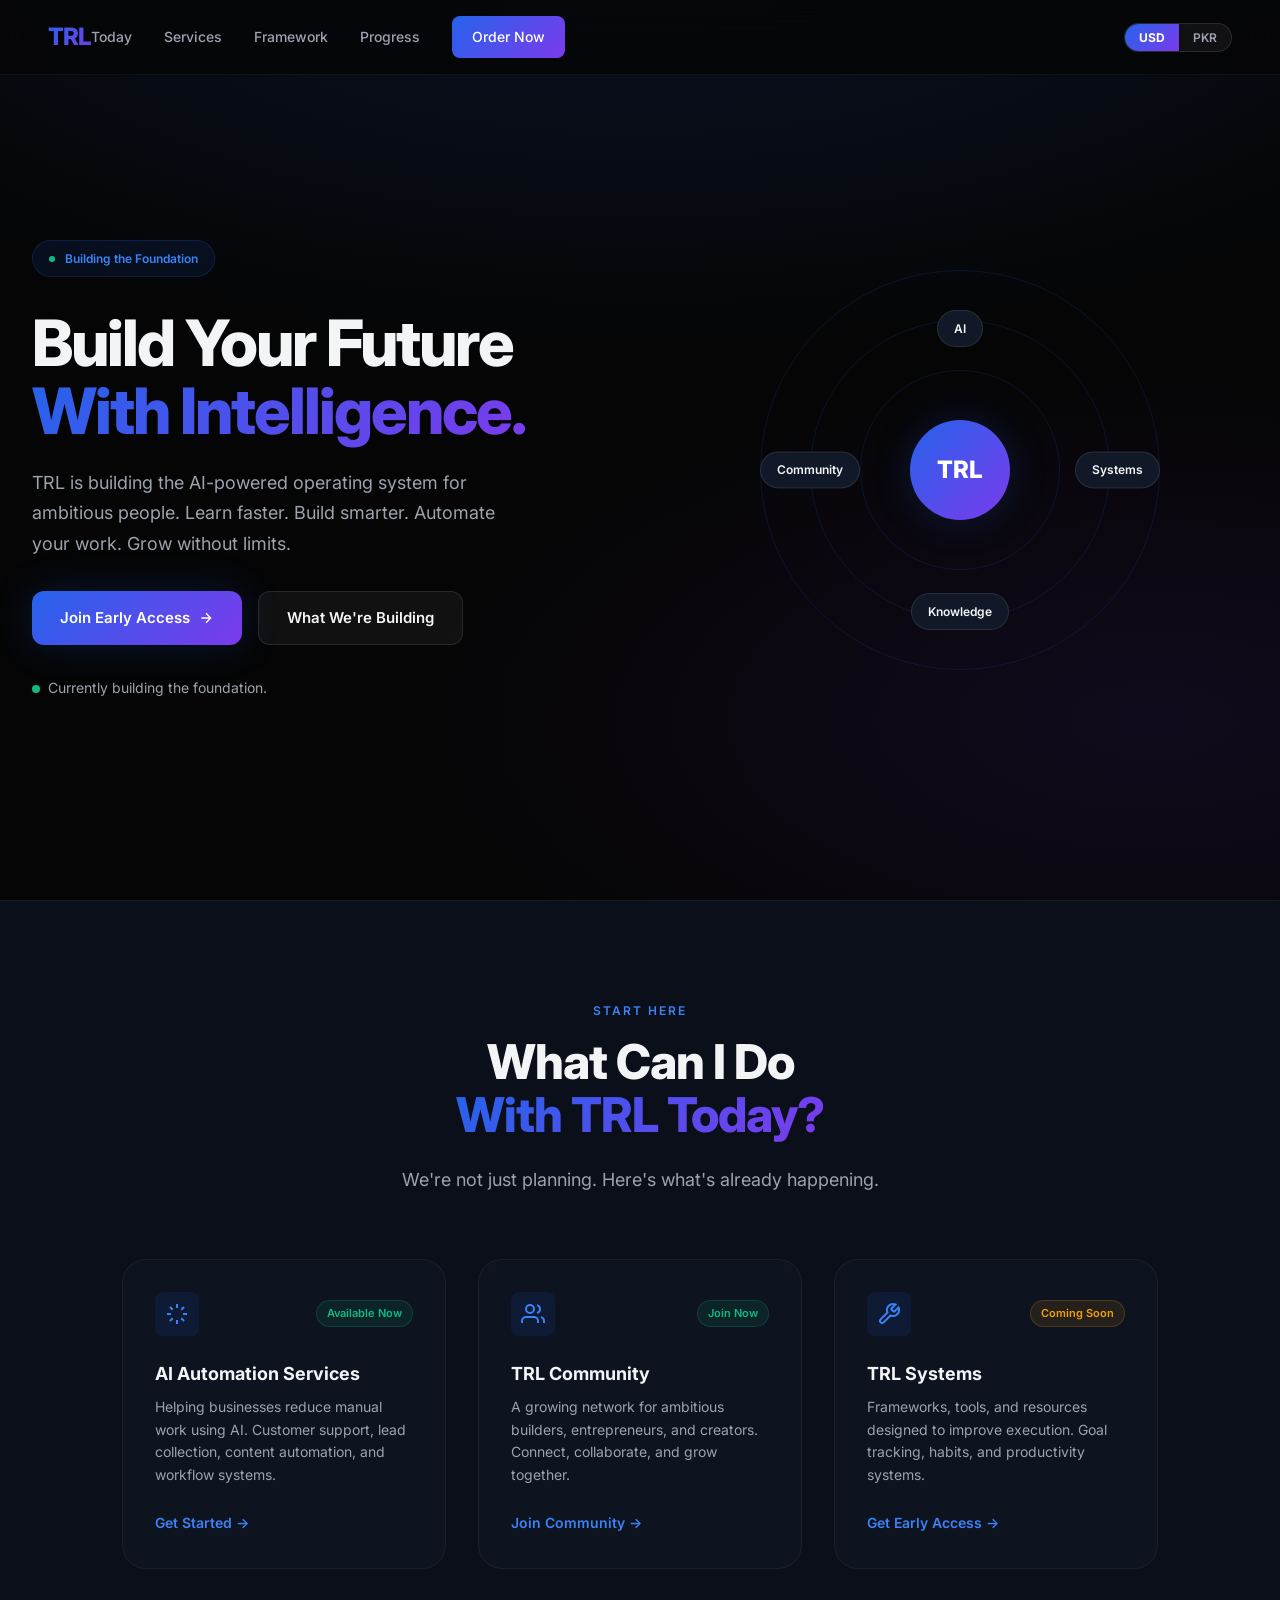
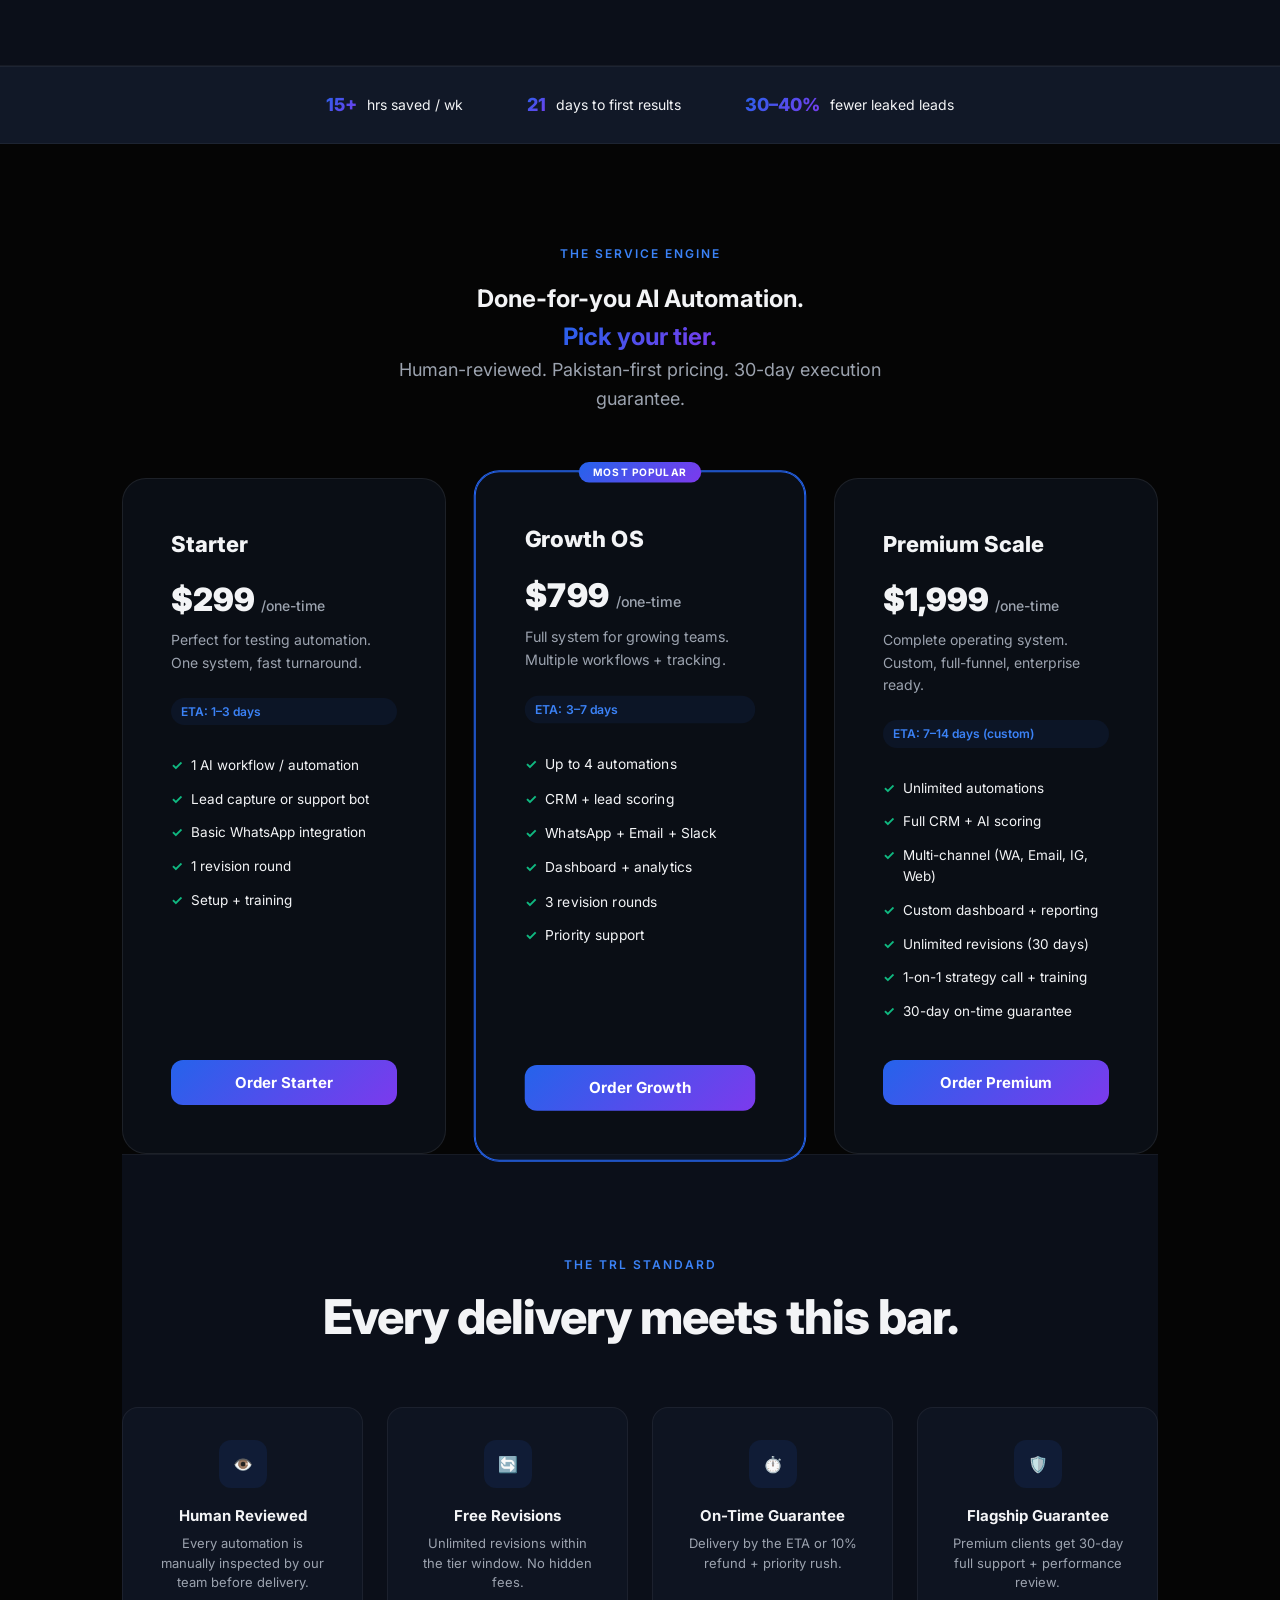
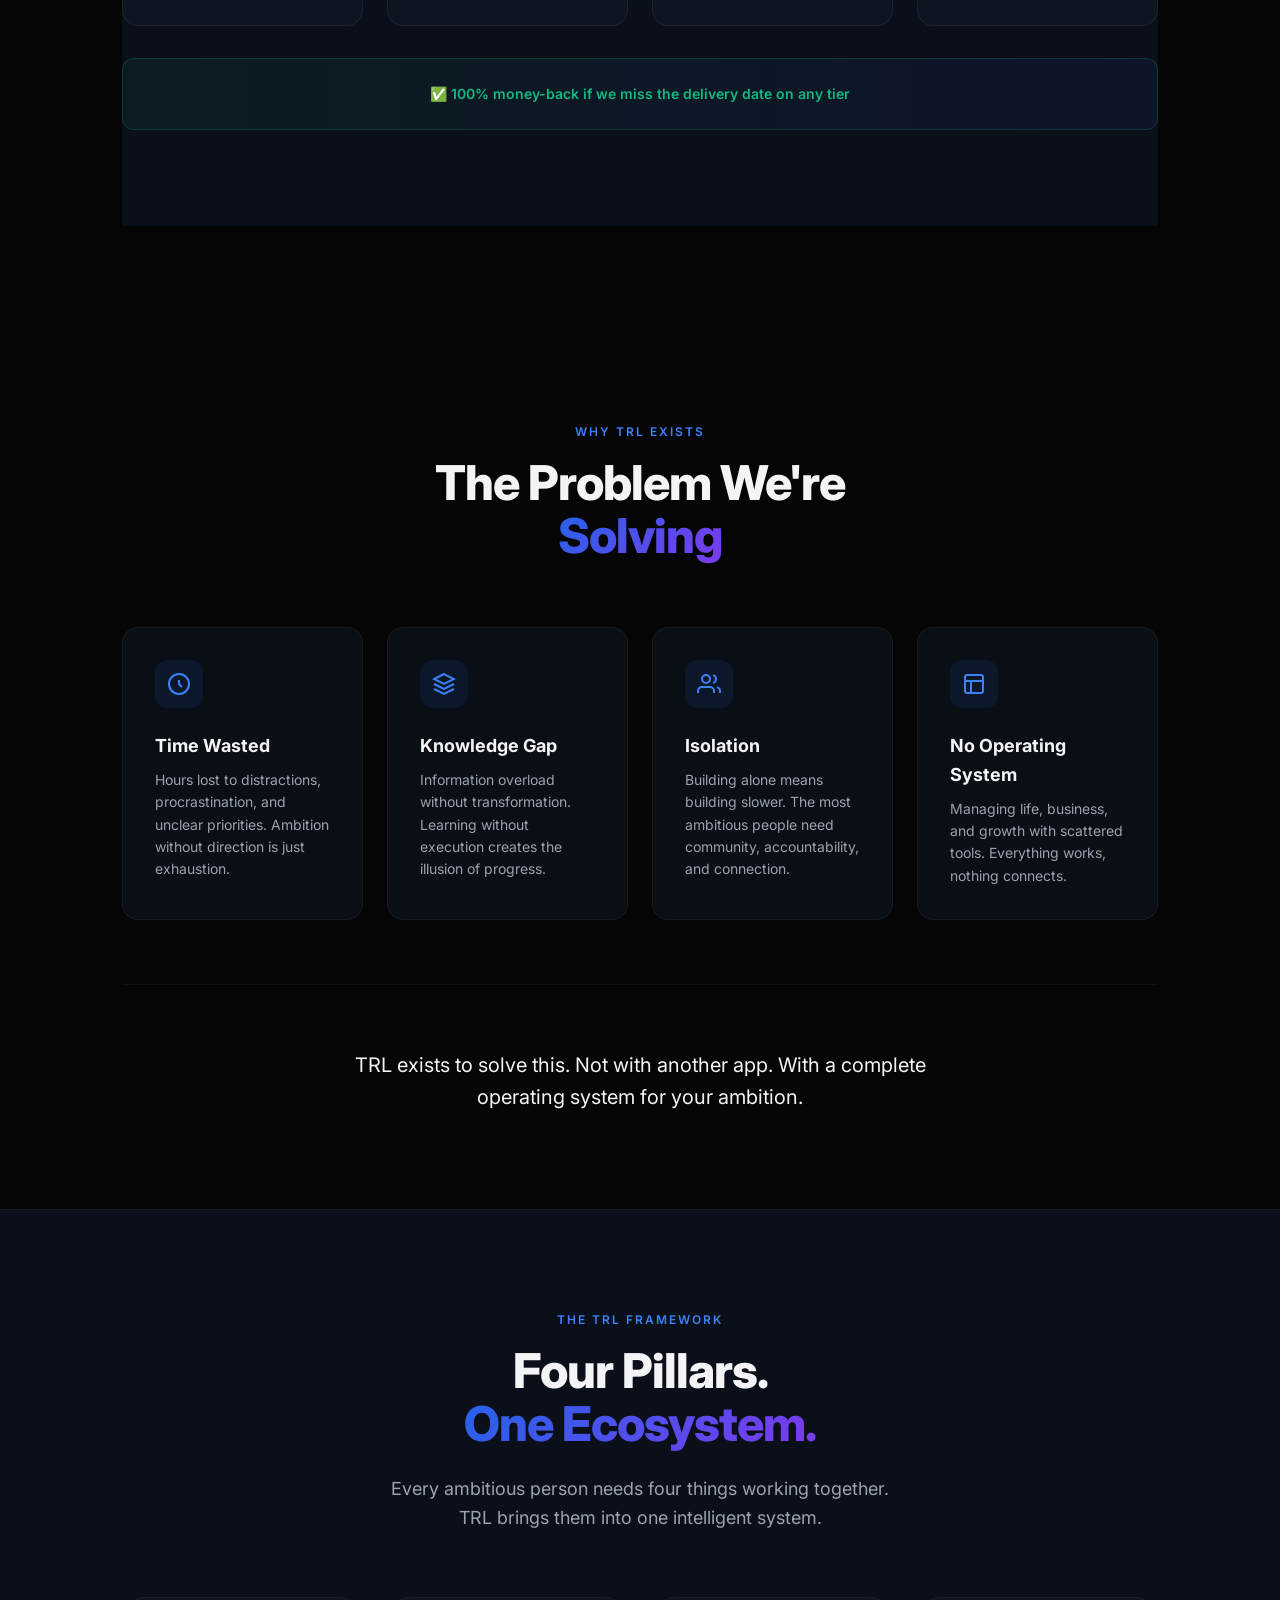
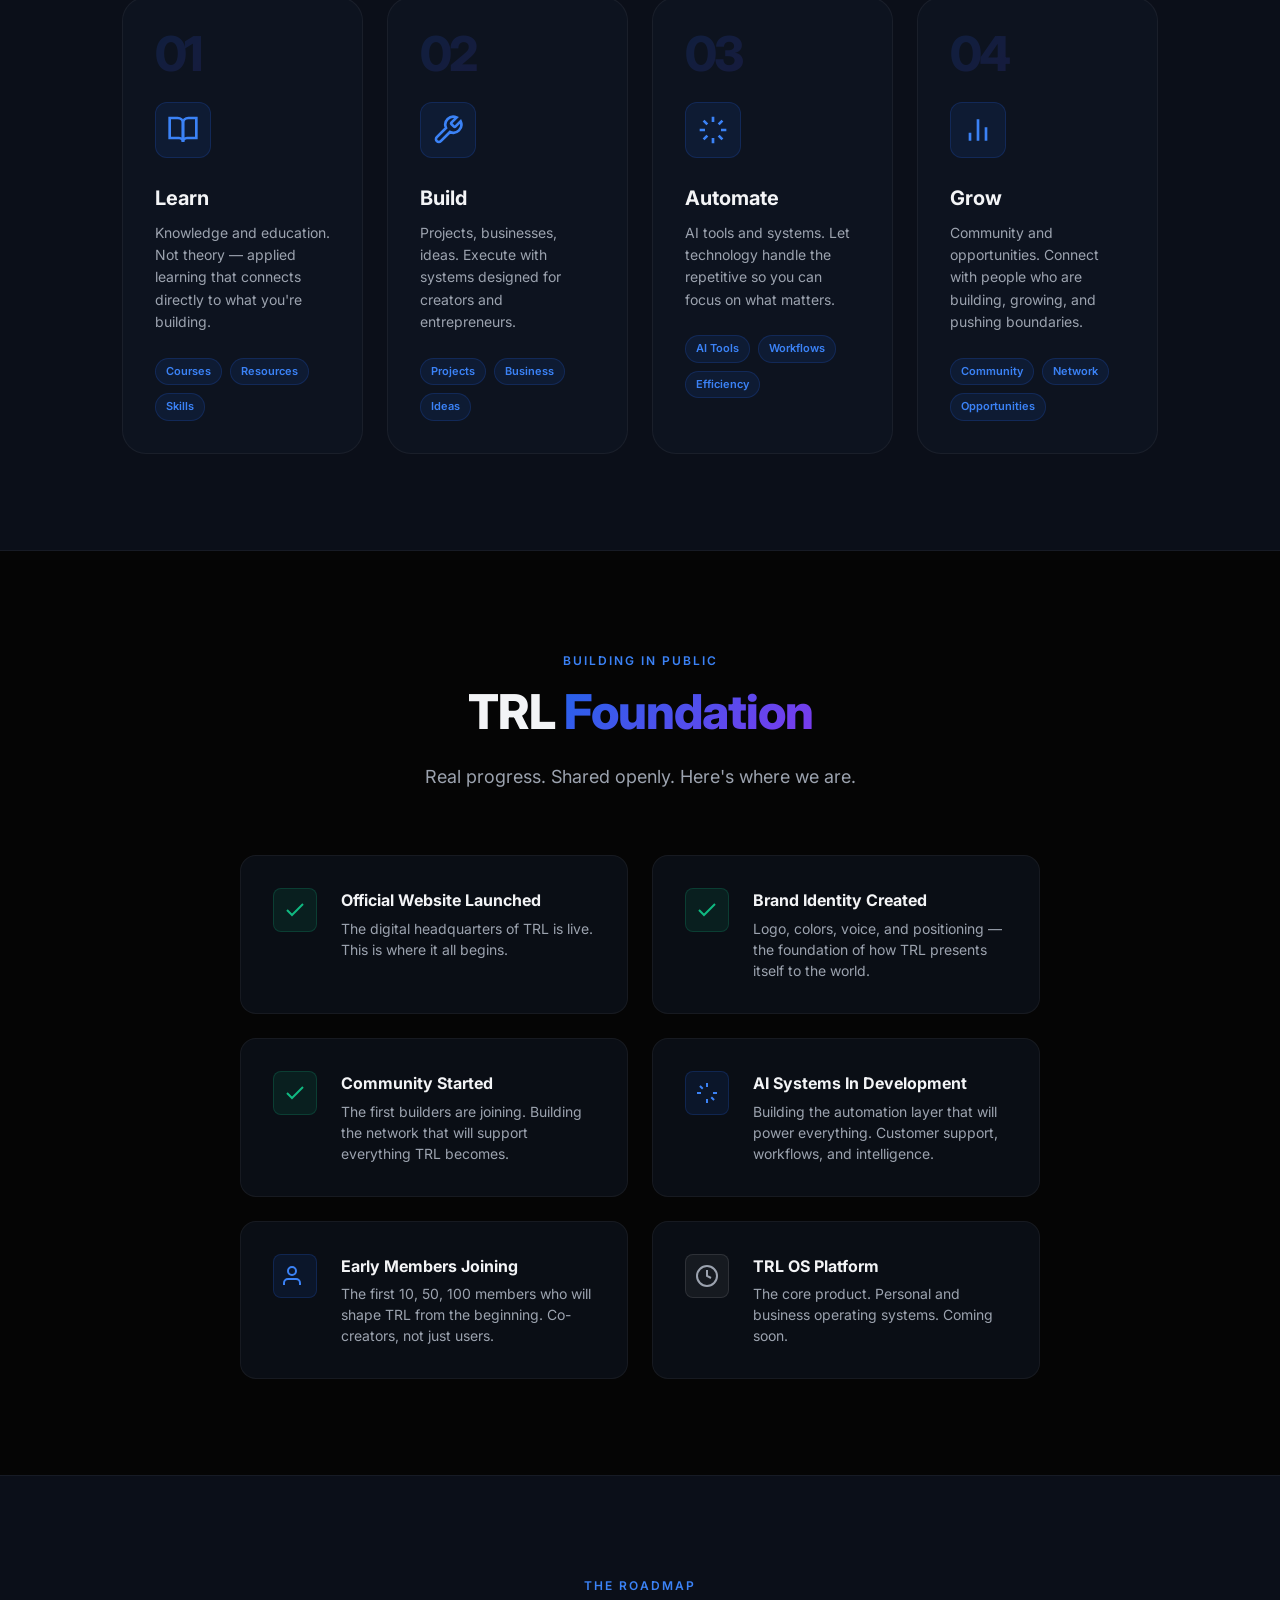
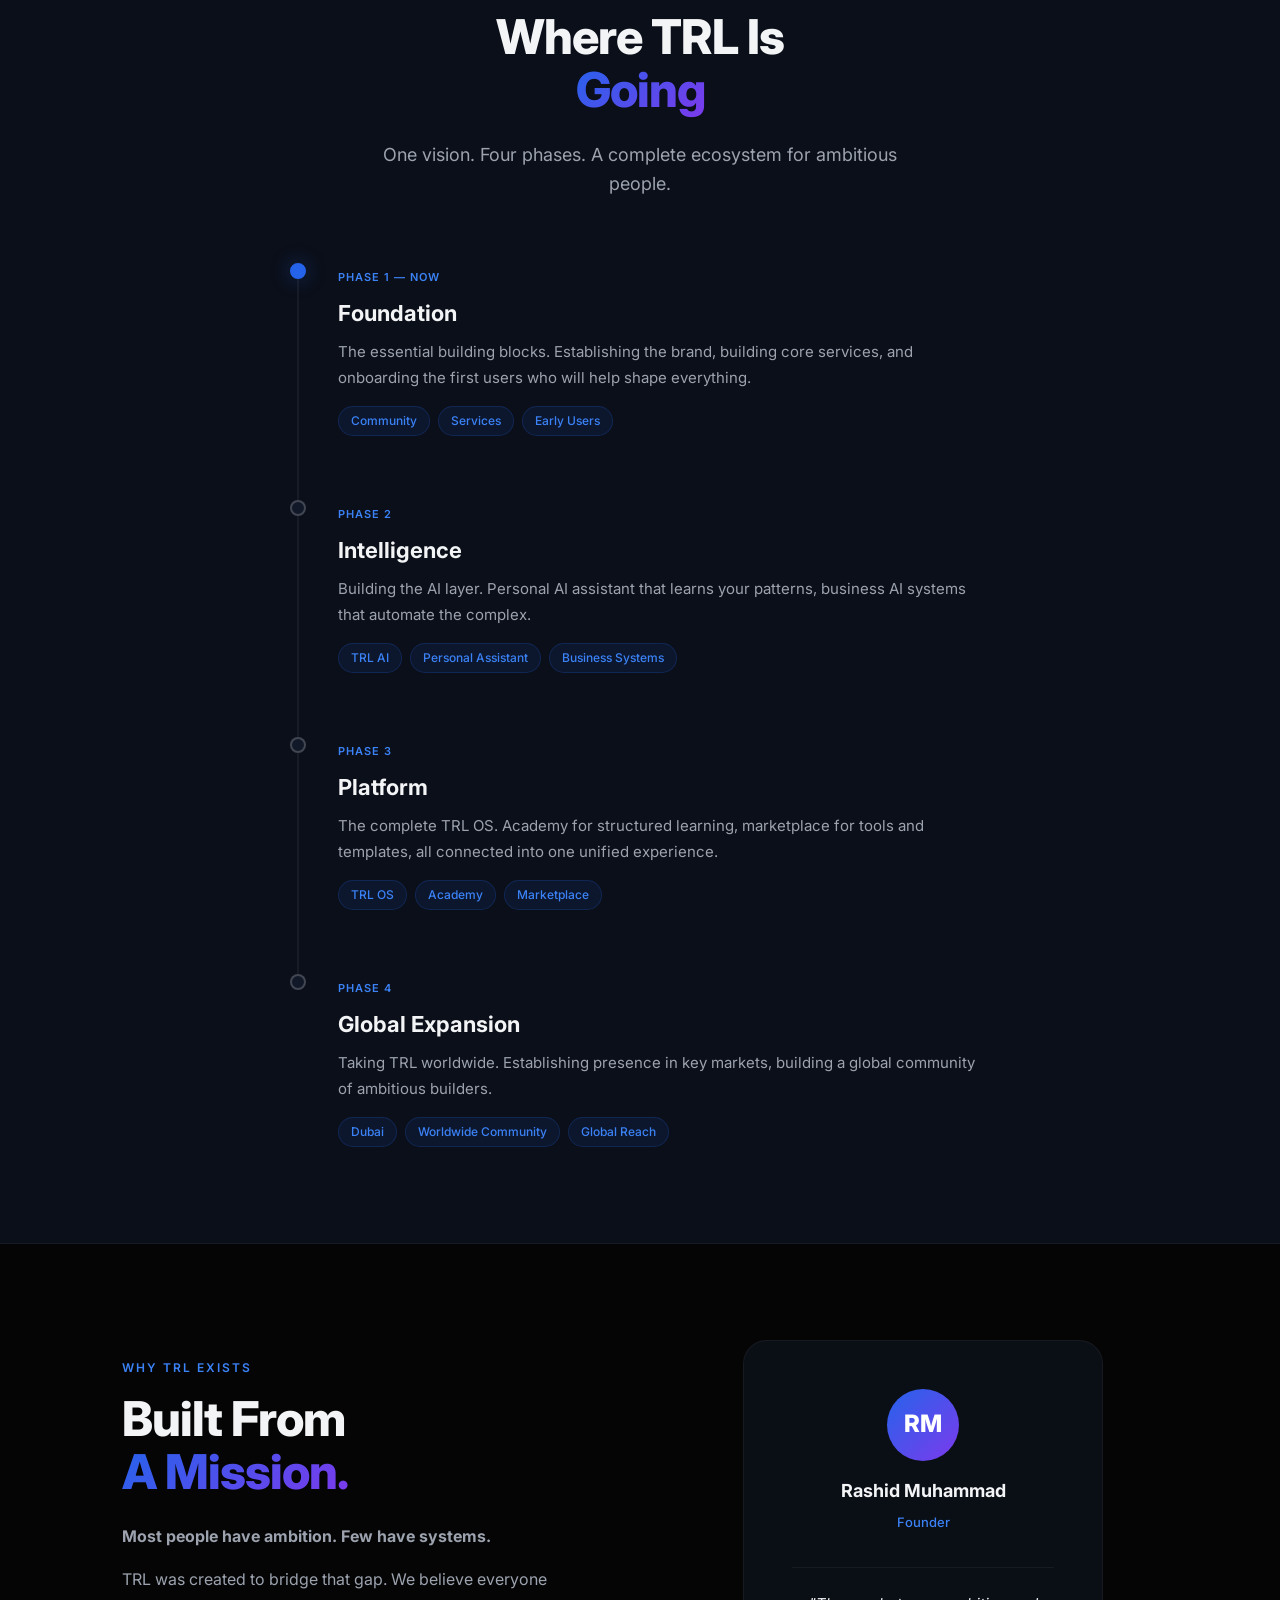
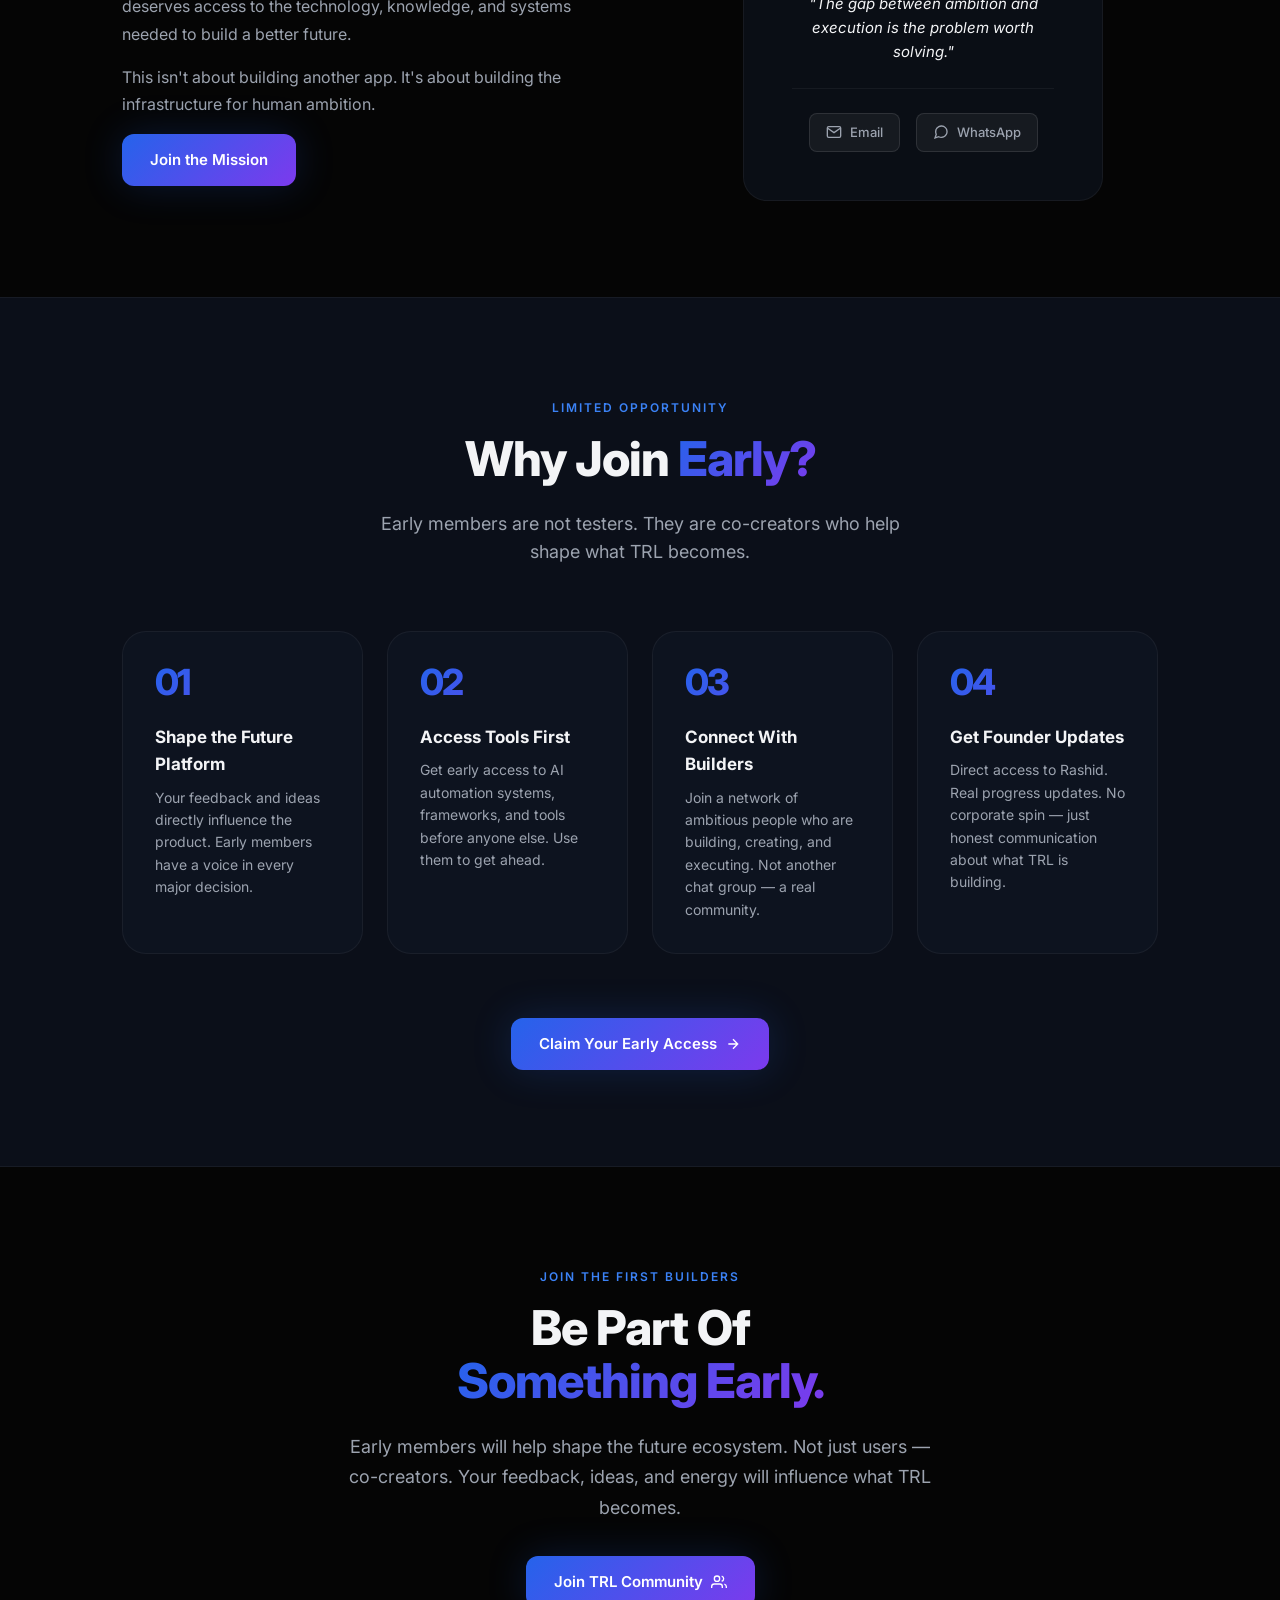
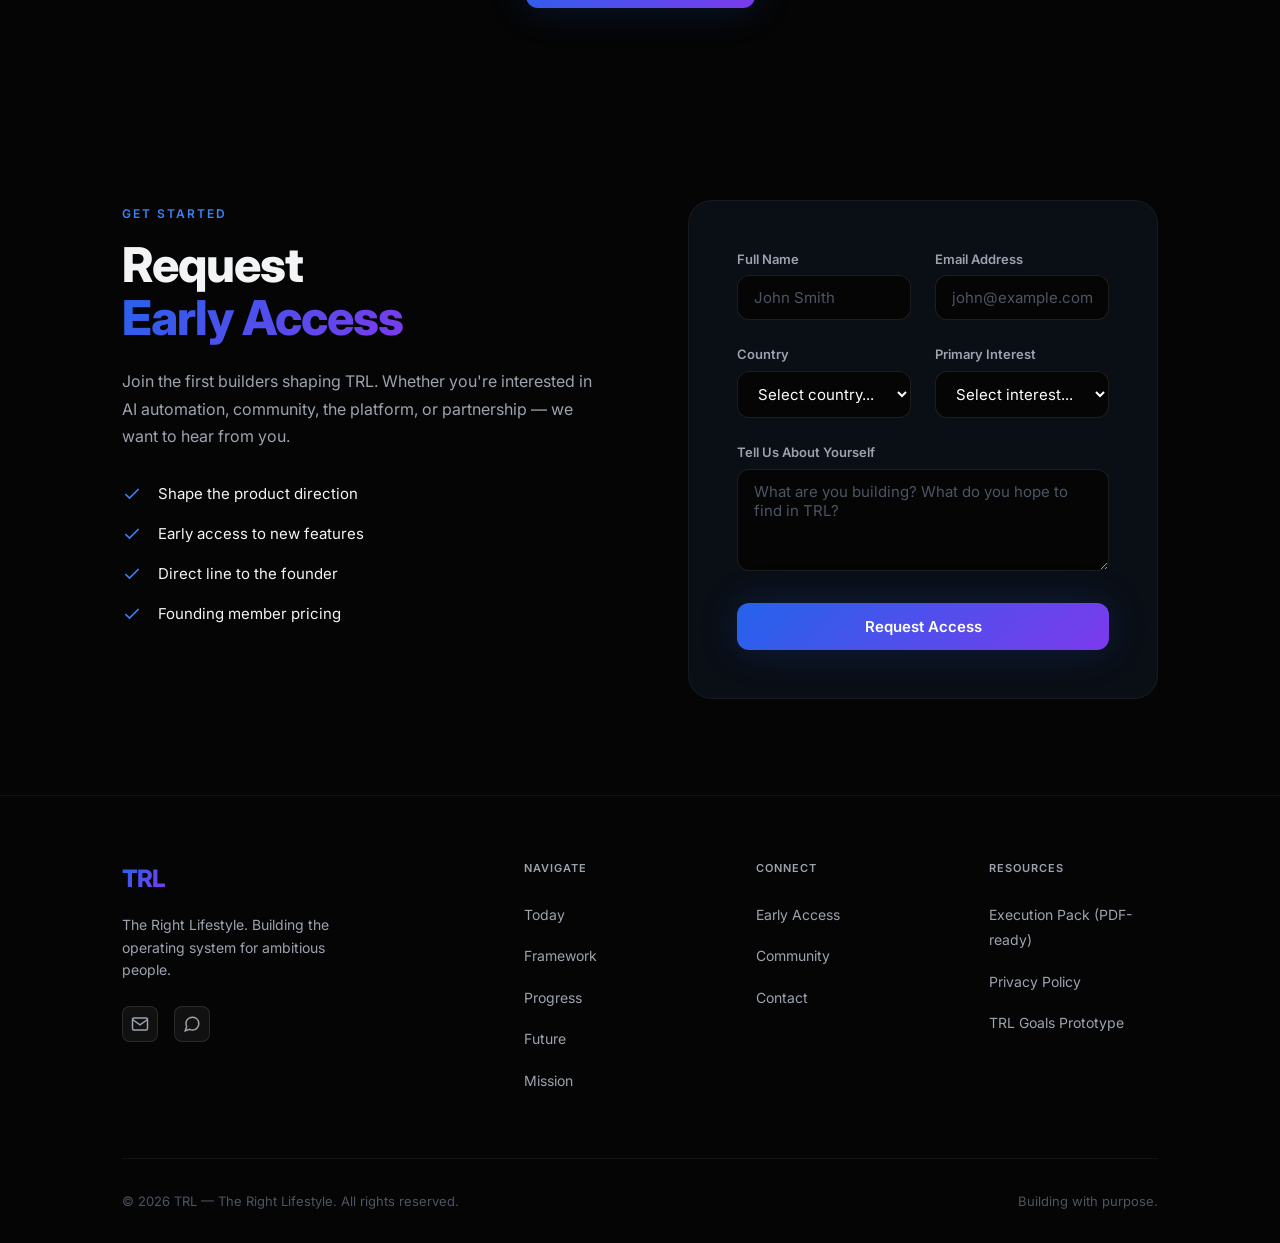
<file: index.html>
<!DOCTYPE html>
<html lang="en">
<head>
    <meta charset="UTF-8">
    <script>document.documentElement.className += ' js';</script>
    <meta name="viewport" content="width=device-width, initial-scale=1.0">
    <title>TRL — The Right Lifestyle | Build Your Future With Intelligence</title>
    <meta name="description" content="Done-for-you AI automation services. Human-reviewed, on-time guaranteed. Three tiers, Pakistan-first pricing, instant WhatsApp ordering.">
    <meta name="theme-color" content="#050505">
    <link rel="canonical" href="https://therightlifestyle.github.io/The-Right-Lifetsyle/">

    <!-- Social / Open Graph -->
    <meta property="og:type" content="website">
    <meta property="og:url" content="https://therightlifestyle.github.io/The-Right-Lifetsyle/">
    <meta property="og:title" content="TRL — The Right Lifestyle | Build Your Future With Intelligence">
    <meta property="og:description" content="TRL is creating the AI-powered operating system for ambitious people. Learn faster, build smarter, automate your work, and grow without limits.">
    <meta property="og:image" content="https://therightlifestyle.github.io/The-Right-Lifetsyle/og-image.png">
    <meta name="twitter:card" content="summary_large_image">
    <meta name="twitter:title" content="TRL — The Right Lifestyle | Build Your Future With Intelligence">
    <meta name="twitter:description" content="TRL is creating the AI-powered operating system for ambitious people.">
    <meta name="twitter:image" content="https://therightlifestyle.github.io/The-Right-Lifetsyle/og-image.png">

    <!-- Favicon -->
    <link rel="icon" href="data:image/svg+xml,%3Csvg xmlns='http://www.w3.org/2000/svg' viewBox='0 0 64 64'%3E%3Cdefs%3E%3ClinearGradient id='g' x1='0' y1='0' x2='1' y2='1'%3E%3Cstop offset='0' stop-color='%232563EB'/%3E%3Cstop offset='1' stop-color='%237C3AED'/%3E%3C/linearGradient%3E%3C/defs%3E%3Crect width='64' height='64' rx='14' fill='url(%23g)'/%3E%3Ctext x='32' y='42' font-family='Arial,sans-serif' font-size='22' font-weight='900' fill='white' text-anchor='middle'%3ETRL%3C/text%3E%3C/svg%3E">

    <!-- Fonts -->
    <link rel="preconnect" href="https://fonts.googleapis.com">
    <link rel="preconnect" href="https://fonts.gstatic.com" crossorigin>
    <link href="https://fonts.googleapis.com/css2?family=Inter:wght@400;500;600;700;800;900&display=swap" rel="stylesheet">
    <link rel="stylesheet" href="style.css">
</head>
<body>

    <!-- Skip Link -->
    <a class="skip-link" href="#main">Skip to content</a>

    <!-- Navigation -->
    <nav id="navbar">
        <a href="#home" class="nav-logo">TRL</a>
        <button class="menu-btn" id="menuBtn" aria-label="Open menu" aria-expanded="false">
            <span></span><span></span><span></span>
        </button>
        <div class="nav-links" id="navLinks">
            <a href="#today">Today</a>
            <a href="#services">Services</a>
            <a href="#framework">Framework</a>
            <a href="#progress">Progress</a>
            <a href="#access" class="nav-cta">Order Now</a>
        </div>
        <!-- Currency Toggle -->
        <div class="currency-toggle" id="currencyToggle">
            <button class="currency-btn active" data-currency="USD" aria-label="Switch to USD">USD</button>
            <button class="currency-btn" data-currency="PKR" aria-label="Switch to PKR">PKR</button>
        </div>
    </nav>

    <!-- Mobile Menu -->
    <div class="mobile-menu" id="mobileMenu">
        <a href="#today">Today</a>
        <a href="#services">Services</a>
        <a href="#framework">Framework</a>
        <a href="#progress">Progress</a>
        <a href="#access" class="mobile-cta">Order Now</a>
    </div>

    <main id="main">

        <!-- Hero Section -->
        <section class="hero" id="home">
            <div class="hero-bg"></div>
            <div class="hero-content">
                <div class="hero-badge">
                    <span class="badge-dot"></span>
                    Building the Foundation
                </div>
                <h1>Build Your Future<br><span class="gradient-text">With Intelligence.</span></h1>
                <p class="hero-subtitle">TRL is building the AI-powered operating system for ambitious people. Learn faster. Build smarter. Automate your work. Grow without limits.</p>
                <div class="hero-actions">
                    <a href="#access" class="btn-primary">
                        Join Early Access
                        <svg width="16" height="16" viewBox="0 0 24 24" fill="none" stroke="currentColor" stroke-width="2"><path d="M5 12h14M12 5l7 7-7 7"/></svg>
                    </a>
                    <a href="#today" class="btn-secondary">What We're Building</a>
                </div>
                <div class="hero-status">
                    <span class="status-indicator"></span>
                    Currently building the foundation.
                </div>
            </div>
            <div class="hero-visual">
                <div class="visual-container">
                    <div class="orbit-ring ring-1"></div>
                    <div class="orbit-ring ring-2"></div>
                    <div class="orbit-ring ring-3"></div>
                    <div class="core-orb">
                        <span>TRL</span>
                    </div>
                    <div class="satellite sat-1">
                        <span>AI</span>
                    </div>
                    <div class="satellite sat-2">
                        <span>Systems</span>
                    </div>
                    <div class="satellite sat-3">
                        <span>Knowledge</span>
                    </div>
                    <div class="satellite sat-4">
                        <span>Community</span>
                    </div>
                </div>
            </div>
        </section>

        <!-- TRL Today - What Can I Do Right Now -->
        <section class="today" id="today">
            <div class="container">
                <div class="section-header fade-in">
                    <span class="section-label">Start Here</span>
                    <h2>What Can I Do<br><span class="gradient-text">With TRL Today?</span></h2>
                    <p class="section-desc">We're not just planning. Here's what's already happening.</p>
                </div>
                <div class="today-grid">
                    <div class="today-card fade-in">
                        <div class="today-header">
                            <div class="today-icon">
                                <svg width="24" height="24" viewBox="0 0 24 24" fill="none" stroke="currentColor" stroke-width="2"><path d="M12 2v4M12 18v4M4.93 4.93l2.83 2.83M16.24 16.24l2.83 2.83M2 12h4M18 12h4M4.93 19.07l2.83-2.83M16.24 7.76l2.83-2.83"/></svg>
                            </div>
                            <span class="status-badge active">Available Now</span>
                        </div>
                        <h3>AI Automation Services</h3>
                        <p>Helping businesses reduce manual work using AI. Customer support, lead collection, content automation, and workflow systems.</p>
                        <a href="#access" class="today-link">Get Started →</a>
                    </div>
                    <div class="today-card fade-in">
                        <div class="today-header">
                            <div class="today-icon">
                                <svg width="24" height="24" viewBox="0 0 24 24" fill="none" stroke="currentColor" stroke-width="2"><path d="M17 21v-2a4 4 0 0 0-4-4H5a4 4 0 0 0-4 4v2"/><circle cx="9" cy="7" r="4"/><path d="M23 21v-2a4 4 0 0 0-3-3.87M16 3.13a4 4 0 0 1 0 7.75"/></svg>
                            </div>
                            <span class="status-badge active">Join Now</span>
                        </div>
                        <h3>TRL Community</h3>
                        <p>A growing network for ambitious builders, entrepreneurs, and creators. Connect, collaborate, and grow together.</p>
                        <a href="https://wa.me/923190091457" target="_blank" rel="noopener noreferrer" class="today-link">Join Community →</a>
                    </div>
                    <div class="today-card fade-in">
                        <div class="today-header">
                            <div class="today-icon">
                                <svg width="24" height="24" viewBox="0 0 24 24" fill="none" stroke="currentColor" stroke-width="2"><path d="M14.7 6.3a1 1 0 0 0 0 1.4l1.6 1.6a1 1 0 0 0 1.4 0l3.77-3.77a6 6 0 0 1-7.94 7.94l-6.91 6.91a2.12 2.12 0 0 1-3-3l6.91-6.91a6 6 0 0 1 7.94-7.94l-3.76 3.76z"/></svg>
                            </div>
                            <span class="status-badge planning">Coming Soon</span>
                        </div>
                        <h3>TRL Systems</h3>
                        <p>Frameworks, tools, and resources designed to improve execution. Goal tracking, habits, and productivity systems.</p>
                        <a href="#access" class="today-link">Get Early Access →</a>
                    </div>
                </div>
            </div>
        </section>

        <!-- Results Strip -->
        <div class="results-strip">
            <div class="container">
                <div class="result-item">
                    <span class="num">15+</span>
                    <span>hrs saved / wk</span>
                </div>
                <div class="result-item">
                    <span class="num">21</span>
                    <span>days to first results</span>
                </div>
                <div class="result-item">
                    <span class="num">30–40%</span>
                    <span>fewer leaked leads</span>
                </div>
            </div>
        </div>

        <!-- Services Section — Service Engine V2 -->
        <section class="services" id="services">
            <div class="container">
                <div class="services-header fade-in">
                    <span class="section-label">The Service Engine</span>
                    <h2>Done-for-you AI Automation.<br><span class="gradient-text">Pick your tier.</span></h2>
                    <p class="section-desc">Human-reviewed. Pakistan-first pricing. 30-day execution guarantee.</p>
                </div>

                <div class="service-tiers">
                    <!-- Starter -->
                    <div class="tier-card" data-tier="starter" data-usd="299" data-pkr="84000">
                        <h3>Starter</h3>
                        <div class="tier-price">
                            <span class="price-usd">$299</span>
                            <span class="price-pkr" style="display:none;">₨84,000</span>
                            <span class="period">/one-time</span>
                        </div>
                        <div class="tier-desc">Perfect for testing automation. One system, fast turnaround.</div>
                        <div class="tier-eta">ETA: 1–3 days</div>
                        <ul class="tier-features">
                            <li>1 AI workflow / automation</li>
                            <li>Lead capture or support bot</li>
                            <li>Basic WhatsApp integration</li>
                            <li>1 revision round</li>
                            <li>Setup + training</li>
                        </ul>
                        <button class="tier-btn" onclick="openOrderModal('Starter', 299, '1-3 days')">Order Starter</button>
                    </div>

                    <!-- Growth -->
                    <div class="tier-card popular" data-tier="growth" data-usd="799" data-pkr="224000">
                        <h3>Growth OS</h3>
                        <div class="tier-price">
                            <span class="price-usd">$799</span>
                            <span class="price-pkr" style="display:none;">₨224,000</span>
                            <span class="period">/one-time</span>
                        </div>
                        <div class="tier-desc">Full system for growing teams. Multiple workflows + tracking.</div>
                        <div class="tier-eta">ETA: 3–7 days</div>
                        <ul class="tier-features">
                            <li>Up to 4 automations</li>
                            <li>CRM + lead scoring</li>
                            <li>WhatsApp + Email + Slack</li>
                            <li>Dashboard + analytics</li>
                            <li>3 revision rounds</li>
                            <li>Priority support</li>
                        </ul>
                        <button class="tier-btn" onclick="openOrderModal('Growth OS', 799, '3-7 days')">Order Growth</button>
                    </div>

                    <!-- Premium -->
                    <div class="tier-card" data-tier="premium" data-usd="1999" data-pkr="560000">
                        <h3>Premium Scale</h3>
                        <div class="tier-price">
                            <span class="price-usd">$1,999</span>
                            <span class="price-pkr" style="display:none;">₨560,000</span>
                            <span class="period">/one-time</span>
                        </div>
                        <div class="tier-desc">Complete operating system. Custom, full-funnel, enterprise ready.</div>
                        <div class="tier-eta">ETA: 7–14 days (custom)</div>
                        <ul class="tier-features">
                            <li>Unlimited automations</li>
                            <li>Full CRM + AI scoring</li>
                            <li>Multi-channel (WA, Email, IG, Web)</li>
                            <li>Custom dashboard + reporting</li>
                            <li>Unlimited revisions (30 days)</li>
                            <li>1-on-1 strategy call + training</li>
                            <li>30-day on-time guarantee</li>
                        </ul>
                        <button class="tier-btn" onclick="openOrderModal('Premium Scale', 1999, '7-14 days')">Order Premium</button>
                    </div>
                </div>

                <!-- The TRL Standard -->
                <div class="trl-standard">
                    <div class="section-header">
                        <span class="section-label">THE TRL STANDARD</span>
                        <h2>Every delivery meets this bar.</h2>
                    </div>
                    <div class="standard-grid">
                        <div class="standard-card">
                            <div class="icon">👁️</div>
                            <h4>Human Reviewed</h4>
                            <p>Every automation is manually inspected by our team before delivery.</p>
                        </div>
                        <div class="standard-card">
                            <div class="icon">🔄</div>
                            <h4>Free Revisions</h4>
                            <p>Unlimited revisions within the tier window. No hidden fees.</p>
                        </div>
                        <div class="standard-card">
                            <div class="icon">⏱️</div>
                            <h4>On-Time Guarantee</h4>
                            <p>Delivery by the ETA or 10% refund + priority rush.</p>
                        </div>
                        <div class="standard-card">
                            <div class="icon">🛡️</div>
                            <h4>Flagship Guarantee</h4>
                            <p>Premium clients get 30-day full support + performance review.</p>
                        </div>
                    </div>
                    <div class="guarantee-band">
                        ✅ 100% money-back if we miss the delivery date on any tier
                    </div>
                </div>
            </div>
        </section>

        <!-- Problem Section -->
        <section class="problem" id="problem">
            <div class="container">
                <div class="problem-header fade-in">
                    <span class="section-label">Why TRL Exists</span>
                    <h2>The Problem We're<br><span class="gradient-text">Solving</span></h2>
                </div>
                <div class="problem-grid fade-in">
                    <div class="problem-card">
                        <div class="problem-icon">
                            <svg width="24" height="24" viewBox="0 0 24 24" fill="none" stroke="currentColor" stroke-width="2"><circle cx="12" cy="12" r="10"/><path d="M12 8v4l3 3"/></svg>
                        </div>
                        <h3>Time Wasted</h3>
                        <p>Hours lost to distractions, procrastination, and unclear priorities. Ambition without direction is just exhaustion.</p>
                    </div>
                    <div class="problem-card">
                        <div class="problem-icon">
                            <svg width="24" height="24" viewBox="0 0 24 24" fill="none" stroke="currentColor" stroke-width="2"><path d="M12 2L2 7l10 5 10-5-10-5zM2 17l10 5 10-5M2 12l10 5 10-5"/></svg>
                        </div>
                        <h3>Knowledge Gap</h3>
                        <p>Information overload without transformation. Learning without execution creates the illusion of progress.</p>
                    </div>
                    <div class="problem-card">
                        <div class="problem-icon">
                            <svg width="24" height="24" viewBox="0 0 24 24" fill="none" stroke="currentColor" stroke-width="2"><path d="M17 21v-2a4 4 0 0 0-4-4H5a4 4 0 0 0-4 4v2"/><circle cx="9" cy="7" r="4"/><path d="M23 21v-2a4 4 0 0 0-3-3.87M16 3.13a4 4 0 0 1 0 7.75"/></svg>
                        </div>
                        <h3>Isolation</h3>
                        <p>Building alone means building slower. The most ambitious people need community, accountability, and connection.</p>
                    </div>
                    <div class="problem-card">
                        <div class="problem-icon">
                            <svg width="24" height="24" viewBox="0 0 24 24" fill="none" stroke="currentColor" stroke-width="2"><rect x="3" y="3" width="18" height="18" rx="2" ry="2"/><line x1="3" y1="9" x2="21" y2="9"/><line x1="9" y1="21" x2="9" y2="9"/></svg>
                        </div>
                        <h3>No Operating System</h3>
                        <p>Managing life, business, and growth with scattered tools. Everything works, nothing connects.</p>
                    </div>
                </div>
                <div class="problem-solution fade-in">
                    <p>TRL exists to solve this. Not with another app. With a complete operating system for your ambition.</p>
                </div>
            </div>
        </section>

        <!-- Framework Section -->
        <section class="framework" id="framework">
            <div class="container">
                <div class="section-header fade-in">
                    <span class="section-label">The TRL Framework</span>
                    <h2>Four Pillars.<br><span class="gradient-text">One Ecosystem.</span></h2>
                    <p class="section-desc">Every ambitious person needs four things working together. TRL brings them into one intelligent system.</p>
                </div>
                <div class="pillars-grid">
                    <div class="pillar-card fade-in" data-pillar="learn">
                        <div class="pillar-glow"></div>
                        <div class="pillar-number">01</div>
                        <div class="pillar-icon">
                            <svg width="32" height="32" viewBox="0 0 24 24" fill="none" stroke="currentColor" stroke-width="2"><path d="M2 3h6a4 4 0 0 1 4 4v14a3 3 0 0 0-3-3H2z"/><path d="M22 3h-6a4 4 0 0 0-4 4v14a3 3 0 0 1 3-3h7z"/></svg>
                        </div>
                        <h3>Learn</h3>
                        <p>Knowledge and education. Not theory — applied learning that connects directly to what you're building.</p>
                        <div class="pillar-tags">
                            <span>Courses</span>
                            <span>Resources</span>
                            <span>Skills</span>
                        </div>
                    </div>
                    <div class="pillar-card fade-in" data-pillar="build">
                        <div class="pillar-glow"></div>
                        <div class="pillar-number">02</div>
                        <div class="pillar-icon">
                            <svg width="32" height="32" viewBox="0 0 24 24" fill="none" stroke="currentColor" stroke-width="2"><path d="M14.7 6.3a1 1 0 0 0 0 1.4l1.6 1.6a1 1 0 0 0 1.4 0l3.77-3.77a6 6 0 0 1-7.94 7.94l-6.91 6.91a2.12 2.12 0 0 1-3-3l6.91-6.91a6 6 0 0 1 7.94-7.94l-3.76 3.76z"/></svg>
                        </div>
                        <h3>Build</h3>
                        <p>Projects, businesses, ideas. Execute with systems designed for creators and entrepreneurs.</p>
                        <div class="pillar-tags">
                            <span>Projects</span>
                            <span>Business</span>
                            <span>Ideas</span>
                        </div>
                    </div>
                    <div class="pillar-card fade-in" data-pillar="automate">
                        <div class="pillar-glow"></div>
                        <div class="pillar-number">03</div>
                        <div class="pillar-icon">
                            <svg width="32" height="32" viewBox="0 0 24 24" fill="none" stroke="currentColor" stroke-width="2"><path d="M12 2v4M12 18v4M4.93 4.93l2.83 2.83M16.24 16.24l2.83 2.83M2 12h4M18 12h4M4.93 19.07l2.83-2.83M16.24 7.76l2.83-2.83"/></svg>
                        </div>
                        <h3>Automate</h3>
                        <p>AI tools and systems. Let technology handle the repetitive so you can focus on what matters.</p>
                        <div class="pillar-tags">
                            <span>AI Tools</span>
                            <span>Workflows</span>
                            <span>Efficiency</span>
                        </div>
                    </div>
                    <div class="pillar-card fade-in" data-pillar="grow">
                        <div class="pillar-glow"></div>
                        <div class="pillar-number">04</div>
                        <div class="pillar-icon">
                            <svg width="32" height="32" viewBox="0 0 24 24" fill="none" stroke="currentColor" stroke-width="2"><path d="M18 20V10M12 20V4M6 20v-6"/></svg>
                        </div>
                        <h3>Grow</h3>
                        <p>Community and opportunities. Connect with people who are building, growing, and pushing boundaries.</p>
                        <div class="pillar-tags">
                            <span>Community</span>
                            <span>Network</span>
                            <span>Opportunities</span>
                        </div>
                    </div>
                </div>
            </div>
        </section>

        <!-- Building In Public - Progress Section -->
        <section class="progress" id="progress">
            <div class="container">
                <div class="section-header fade-in">
                    <span class="section-label">Building In Public</span>
                    <h2>TRL <span class="gradient-text">Foundation</span></h2>
                    <p class="section-desc">Real progress. Shared openly. Here's where we are.</p>
                </div>
                <div class="progress-grid fade-in">
                    <div class="progress-card">
                        <div class="progress-icon complete">
                            <svg width="24" height="24" viewBox="0 0 24 24" fill="none" stroke="currentColor" stroke-width="2"><polyline points="20 6 9 17 4 12"/></svg>
                        </div>
                        <div class="progress-content">
                            <h3>Official Website Launched</h3>
                            <p>The digital headquarters of TRL is live. This is where it all begins.</p>
                        </div>
                    </div>
                    <div class="progress-card">
                        <div class="progress-icon complete">
                            <svg width="24" height="24" viewBox="0 0 24 24" fill="none" stroke="currentColor" stroke-width="2"><polyline points="20 6 9 17 4 12"/></svg>
                        </div>
                        <div class="progress-content">
                            <h3>Brand Identity Created</h3>
                            <p>Logo, colors, voice, and positioning — the foundation of how TRL presents itself to the world.</p>
                        </div>
                    </div>
                    <div class="progress-card">
                        <div class="progress-icon complete">
                            <svg width="24" height="24" viewBox="0 0 24 24" fill="none" stroke="currentColor" stroke-width="2"><polyline points="20 6 9 17 4 12"/></svg>
                        </div>
                        <div class="progress-content">
                            <h3>Community Started</h3>
                            <p>The first builders are joining. Building the network that will support everything TRL becomes.</p>
                        </div>
                    </div>
                    <div class="progress-card">
                        <div class="progress-icon active">
                            <svg width="24" height="24" viewBox="0 0 24 24" fill="none" stroke="currentColor" stroke-width="2"><path d="M12 2v4M12 18v4M4.93 4.93l2.83 2.83M16.24 16.24l2.83 2.83M2 12h4M18 12h4"/></svg>
                        </div>
                        <div class="progress-content">
                            <h3>AI Systems In Development</h3>
                            <p>Building the automation layer that will power everything. Customer support, workflows, and intelligence.</p>
                        </div>
                    </div>
                    <div class="progress-card">
                        <div class="progress-icon active">
                            <svg width="24" height="24" viewBox="0 0 24 24" fill="none" stroke="currentColor" stroke-width="2"><path d="M17 21v-2a4 4 0 0 0-4-4H5a4 4 0 0 0-4 4v2"/><circle cx="9" cy="7" r="4"/></svg>
                        </div>
                        <div class="progress-content">
                            <h3>Early Members Joining</h3>
                            <p>The first 10, 50, 100 members who will shape TRL from the beginning. Co-creators, not just users.</p>
                        </div>
                    </div>
                    <div class="progress-card">
                        <div class="progress-icon upcoming">
                            <svg width="24" height="24" viewBox="0 0 24 24" fill="none" stroke="currentColor" stroke-width="2"><circle cx="12" cy="12" r="10"/><path d="M12 6v6l4 2"/></svg>
                        </div>
                        <div class="progress-content">
                            <h3>TRL OS Platform</h3>
                            <p>The core product. Personal and business operating systems. Coming soon.</p>
                        </div>
                    </div>
                </div>
            </div>
        </section>

        <!-- Future Roadmap Section -->
        <section class="future" id="future">
            <div class="container">
                <div class="section-header fade-in">
                    <span class="section-label">The Roadmap</span>
                    <h2>Where TRL Is<br><span class="gradient-text">Going</span></h2>
                    <p class="section-desc">One vision. Four phases. A complete ecosystem for ambitious people.</p>
                </div>
                <div class="phases">
                    <div class="phase fade-in" data-phase="1">
                        <div class="phase-marker">
                            <div class="phase-dot active"></div>
                            <div class="phase-line"></div>
                        </div>
                        <div class="phase-content">
                            <span class="phase-label">Phase 1 — Now</span>
                            <h3>Foundation</h3>
                            <p>The essential building blocks. Establishing the brand, building core services, and onboarding the first users who will help shape everything.</p>
                            <div class="phase-items">
                                <span>Community</span>
                                <span>Services</span>
                                <span>Early Users</span>
                            </div>
                        </div>
                    </div>
                    <div class="phase fade-in" data-phase="2">
                        <div class="phase-marker">
                            <div class="phase-dot"></div>
                            <div class="phase-line"></div>
                        </div>
                        <div class="phase-content">
                            <span class="phase-label">Phase 2</span>
                            <h3>Intelligence</h3>
                            <p>Building the AI layer. Personal AI assistant that learns your patterns, business AI systems that automate the complex.</p>
                            <div class="phase-items">
                                <span>TRL AI</span>
                                <span>Personal Assistant</span>
                                <span>Business Systems</span>
                            </div>
                        </div>
                    </div>
                    <div class="phase fade-in" data-phase="3">
                        <div class="phase-marker">
                            <div class="phase-dot"></div>
                            <div class="phase-line"></div>
                        </div>
                        <div class="phase-content">
                            <span class="phase-label">Phase 3</span>
                            <h3>Platform</h3>
                            <p>The complete TRL OS. Academy for structured learning, marketplace for tools and templates, all connected into one unified experience.</p>
                            <div class="phase-items">
                                <span>TRL OS</span>
                                <span>Academy</span>
                                <span>Marketplace</span>
                            </div>
                        </div>
                    </div>
                    <div class="phase fade-in" data-phase="4">
                        <div class="phase-marker">
                            <div class="phase-dot"></div>
                        </div>
                        <div class="phase-content">
                            <span class="phase-label">Phase 4</span>
                            <h3>Global Expansion</h3>
                            <p>Taking TRL worldwide. Establishing presence in key markets, building a global community of ambitious builders.</p>
                            <div class="phase-items">
                                <span>Dubai</span>
                                <span>Worldwide Community</span>
                                <span>Global Reach</span>
                            </div>
                        </div>
                    </div>
                </div>
            </div>
        </section>

        <!-- Mission Section -->
        <section class="mission" id="mission">
            <div class="container">
                <div class="mission-grid">
                    <div class="mission-content fade-in">
                        <span class="section-label">Why TRL Exists</span>
                        <h2>Built From<br><span class="gradient-text">A Mission.</span></h2>
                        <p class="mission-story">Most people have ambition. Few have systems.</p>
                        <p>TRL was created to bridge that gap. We believe everyone deserves access to the technology, knowledge, and systems needed to build a better future.</p>
                        <p>This isn't about building another app. It's about building the infrastructure for human ambition.</p>
                        <a href="#access" class="btn-primary">Join the Mission</a>
                    </div>
                    <div class="mission-visual fade-in">
                        <div class="mission-card">
                            <div class="mission-card-inner">
                                <div class="founder-initials">RM</div>
                                <h4>Rashid Muhammad</h4>
                                <span class="founder-title">Founder</span>
                            </div>
                            <p class="mission-quote">"The gap between ambition and execution is the problem worth solving."</p>
                            <div class="mission-contacts">
                                <a href="mailto:rashidmuhammadamir@gmail.com" class="contact-link">
                                    <svg width="16" height="16" viewBox="0 0 24 24" fill="none" stroke="currentColor" stroke-width="2"><path d="M4 4h16c1.1 0 2 .9 2 2v12c0 1.1-.9 2-2 2H4c-1.1 0-2-.9-2-2V6c0-1.1.9-2 2-2z"/><polyline points="22,6 12,13 2,6"/></svg>
                                    Email
                                </a>
                                <a href="https://wa.me/923190091457" target="_blank" rel="noopener noreferrer" class="contact-link">
                                    <svg width="16" height="16" viewBox="0 0 24 24" fill="none" stroke="currentColor" stroke-width="2"><path d="M21 11.5a8.38 8.38 0 0 1-.9 3.8 8.5 8.5 0 0 1-7.6 4.7 8.38 8.38 0 0 1-3.8-.9L3 21l1.9-5.7a8.38 8.38 0 0 1-.9-3.8 8.5 8.5 0 0 1 4.7-7.6 8.38 8.38 0 0 1 3.8-.9h.5a8.48 8.48 0 0 1 8 8v.5z"/></svg>
                                    WhatsApp
                                </a>
                            </div>
                        </div>
                    </div>
                </div>
            </div>
        </section>

        <!-- Why Join Section -->
        <section class="why-join" id="why">
            <div class="container">
                <div class="section-header fade-in">
                    <span class="section-label">Limited Opportunity</span>
                    <h2>Why Join <span class="gradient-text">Early?</span></h2>
                    <p class="section-desc">Early members are not testers. They are co-creators who help shape what TRL becomes.</p>
                </div>
                <div class="why-grid fade-in">
                    <div class="why-card">
                        <div class="why-number">01</div>
                        <h3>Shape the Future Platform</h3>
                        <p>Your feedback and ideas directly influence the product. Early members have a voice in every major decision.</p>
                    </div>
                    <div class="why-card">
                        <div class="why-number">02</div>
                        <h3>Access Tools First</h3>
                        <p>Get early access to AI automation systems, frameworks, and tools before anyone else. Use them to get ahead.</p>
                    </div>
                    <div class="why-card">
                        <div class="why-number">03</div>
                        <h3>Connect With Builders</h3>
                        <p>Join a network of ambitious people who are building, creating, and executing. Not another chat group — a real community.</p>
                    </div>
                    <div class="why-card">
                        <div class="why-number">04</div>
                        <h3>Get Founder Updates</h3>
                        <p>Direct access to Rashid. Real progress updates. No corporate spin — just honest communication about what TRL is building.</p>
                    </div>
                </div>
                <div class="why-cta fade-in">
                    <a href="#access" class="btn-primary">
                        Claim Your Early Access
                        <svg width="16" height="16" viewBox="0 0 24 24" fill="none" stroke="currentColor" stroke-width="2"><path d="M5 12h14M12 5l7 7-7 7"/></svg>
                    </a>
                </div>
            </div>
        </section>

        <!-- Community Section -->
        <section class="community" id="community">
            <div class="container">
                <div class="community-content fade-in">
                    <span class="section-label">Join The First Builders</span>
                    <h2>Be Part Of<br><span class="gradient-text">Something Early.</span></h2>
                    <p>Early members will help shape the future ecosystem. Not just users — co-creators. Your feedback, ideas, and energy will influence what TRL becomes.</p>
                    <div class="community-actions">
                        <a href="#access" class="btn-primary">
                            Join TRL Community
                            <svg width="16" height="16" viewBox="0 0 24 24" fill="none" stroke="currentColor" stroke-width="2"><path d="M17 21v-2a4 4 0 0 0-4-4H5a4 4 0 0 0-4 4v2"/><circle cx="9" cy="7" r="4"/><path d="M23 21v-2a4 4 0 0 0-3-3.87M16 3.13a4 4 0 0 1 0 7.75"/></svg>
                        </a>
                    </div>
                </div>
            </div>
        </section>

        <!-- Early Access / Contact Section -->
        <section class="access" id="access">
            <div class="container">
                <div class="access-grid">
                    <div class="access-info fade-in">
                        <span class="section-label">Get Started</span>
                        <h2>Request<br><span class="gradient-text">Early Access</span></h2>
                        <p>Join the first builders shaping TRL. Whether you're interested in AI automation, community, the platform, or partnership — we want to hear from you.</p>
                        <div class="access-benefits">
                            <div class="benefit">
                                <svg width="20" height="20" viewBox="0 0 24 24" fill="none" stroke="currentColor" stroke-width="2"><polyline points="20 6 9 17 4 12"/></svg>
                                <span>Shape the product direction</span>
                            </div>
                            <div class="benefit">
                                <svg width="20" height="20" viewBox="0 0 24 24" fill="none" stroke="currentColor" stroke-width="2"><polyline points="20 6 9 17 4 12"/></svg>
                                <span>Early access to new features</span>
                            </div>
                            <div class="benefit">
                                <svg width="20" height="20" viewBox="0 0 24 24" fill="none" stroke="currentColor" stroke-width="2"><polyline points="20 6 9 17 4 12"/></svg>
                                <span>Direct line to the founder</span>
                            </div>
                            <div class="benefit">
                                <svg width="20" height="20" viewBox="0 0 24 24" fill="none" stroke="currentColor" stroke-width="2"><polyline points="20 6 9 17 4 12"/></svg>
                                <span>Founding member pricing</span>
                            </div>
                        </div>
                    </div>
                    <div class="access-form-wrap fade-in">
                        <form class="access-form" id="accessForm" action="https://formspree.io/f/xjgnqbkg" method="POST">
                            <input type="hidden" name="_subject" value="TRL — New Early Access Request">
                            <div class="form-row">
                                <div class="form-group">
                                    <label for="name">Full Name</label>
                                    <input type="text" id="name" name="name" placeholder="John Smith" required>
                                </div>
                                <div class="form-group">
                                    <label for="email">Email Address</label>
                                    <input type="email" id="email" name="email" placeholder="john@example.com" required>
                                </div>
                            </div>
                            <div class="form-row">
                                <div class="form-group">
                                    <label for="country">Country</label>
                                    <select id="country" name="country" required>
                                        <option value="">Select country...</option>
                                        <option value="AF">Afghanistan</option>
                                        <option value="AU">Australia</option>
                                        <option value="BD">Bangladesh</option>
                                        <option value="CA">Canada</option>
                                        <option value="CN">China</option>
                                        <option value="EG">Egypt</option>
                                        <option value="FR">France</option>
                                        <option value="DE">Germany</option>
                                        <option value="IN">India</option>
                                        <option value="ID">Indonesia</option>
                                        <option value="IQ">Iraq</option>
                                        <option value="IE">Ireland</option>
                                        <option value="IL">Israel</option>
                                        <option value="IT">Italy</option>
                                        <option value="JP">Japan</option>
                                        <option value="KW">Kuwait</option>
                                        <option value="LB">Lebanon</option>
                                        <option value="MY">Malaysia</option>
                                        <option value="MX">Mexico</option>
                                        <option value="MA">Morocco</option>
                                        <option value="NL">Netherlands</option>
                                        <option value="NZ">New Zealand</option>
                                        <option value="NG">Nigeria</option>
                                        <option value="PK">Pakistan</option>
                                        <option value="PH">Philippines</option>
                                        <option value="QA">Qatar</option>
                                        <option value="SA">Saudi Arabia</option>
                                        <option value="SG">Singapore</option>
                                        <option value="ZA">South Africa</option>
                                        <option value="ES">Spain</option>
                                        <option value="LK">Sri Lanka</option>
                                        <option value="SE">Sweden</option>
                                        <option value="CH">Switzerland</option>
                                        <option value="AE">United Arab Emirates</option>
                                        <option value="GB">United Kingdom</option>
                                        <option value="US">United States</option>
                                        <option value="OTHER">Other</option>
                                    </select>
                                </div>
                                <div class="form-group">
                                    <label for="interest">Primary Interest</label>
                                    <select id="interest" name="interest" required>
                                        <option value="">Select interest...</option>
                                        <option value="ai-automation">AI Automation Services</option>
                                        <option value="community">TRL Community</option>
                                        <option value="platform">TRL Platform</option>
                                        <option value="partnership">Partnership</option>
                                    </select>
                                </div>
                            </div>
                            <div class="form-group">
                                <label for="message">Tell Us About Yourself</label>
                                <textarea id="message" name="message" rows="4" placeholder="What are you building? What do you hope to find in TRL?"></textarea>
                            </div>
                            <button type="submit" class="btn-primary submit-btn">
                                <span id="btnText">Request Access</span>
                                <span id="btnLoader" style="display:none;">Sending...</span>
                            </button>
                            <div class="form-success" id="formSuccess" role="status">
                                <svg width="20" height="20" viewBox="0 0 24 24" fill="none" stroke="currentColor" stroke-width="2"><polyline points="20 6 9 17 4 12"/></svg>
                                <p>Request received! We'll be in touch soon.</p>
                            </div>
                            <div class="form-error" id="formError" role="alert"></div>
                        </form>
                    </div>
                </div>
            </div>
        </section>

    </main>

    <!-- ORDER MODAL -->
    <div id="orderModal" class="modal" role="dialog" aria-modal="true" aria-labelledby="modalTier" aria-hidden="true">
        <div class="modal-content">
            <div class="modal-header">
                <h3 id="modalTier">Place Order</h3>
                <button type="button" class="close-btn" aria-label="Close order modal" onclick="closeOrderModal()">&times;</button>
            </div>
            <div class="modal-body">
                <div class="order-summary" id="orderSummary">
                    <h4>ORDER SUMMARY</h4>
                    <div class="summary-line"><span id="sumTier">Tier</span><span id="sumPrice">—</span></div>
                    <div class="summary-line"><span>ETA</span><span id="sumEta">—</span></div>
                    <div class="summary-line total"><span>Total</span><span id="sumTotal">—</span></div>
                </div>

                <form id="orderForm" class="order-form">
                    <div class="form-group">
                        <label>Full Name / Business</label>
                        <input type="text" id="custName" required placeholder="Ahmed Khan">
                    </div>
                    <div class="form-row" style="display:grid;grid-template-columns:1fr 1fr;gap:12px;">
                        <div class="form-group">
                            <label>WhatsApp Number</label>
                                <input type="tel" id="custPhone" required placeholder="+92 300 1234567" autocomplete="tel">
                        </div>
                        <div class="form-group">
                            <label>Email</label>
                            <input type="email" id="custEmail" required placeholder="you@business.com">
                        </div>
                    </div>
                    <div class="form-group">
                        <label>What do you want automated?</label>
                        <textarea id="custDetails" rows="3" placeholder="Lead capture from Instagram + auto WhatsApp follow-ups" required></textarea>
                    </div>
                    <div class="form-group">
                        <label>Preferred Start Date</label>
                                <input type="date" id="custDate">
                    </div>
                </form>

                <div class="modal-actions">
                    <button type="button" class="btn-copy" onclick="copyOrderSummary()">📋 Copy Summary</button>
                    <button type="button" class="btn-whatsapp" onclick="sendToWhatsApp()">💬 Send via WhatsApp (50% deposit)</button>
                </div>
                
                <div style="font-size:12px;color:#64748b;margin-top:12px;text-align:center;">
                    50% deposit required to start. Balance on delivery. 
                    <span style="color:#10b981">TRL Standard applies.</span>
                </div>
            </div>
        </div>
    </div>

    <!-- Footer -->
    <footer>
        <div class="container">
            <div class="footer-grid">
                <div class="footer-brand">
                    <a href="#home" class="nav-logo">TRL</a>
                    <p>The Right Lifestyle. Building the operating system for ambitious people.</p>
                    <div class="footer-social">
                        <a href="mailto:rashidmuhammadamir@gmail.com" aria-label="Email">
                            <svg width="18" height="18" viewBox="0 0 24 24" fill="none" stroke="currentColor" stroke-width="2"><path d="M4 4h16c1.1 0 2 .9 2 2v12c0 1.1-.9 2-2 2H4c-1.1 0-2-.9-2-2V6c0-1.1.9-2 2-2z"/><polyline points="22,6 12,13 2,6"/></svg>
                        </a>
                        <a href="https://wa.me/923190091457" target="_blank" rel="noopener noreferrer" aria-label="WhatsApp">
                            <svg width="18" height="18" viewBox="0 0 24 24" fill="none" stroke="currentColor" stroke-width="2"><path d="M21 11.5a8.38 8.38 0 0 1-.9 3.8 8.5 8.5 0 0 1-7.6 4.7 8.38 8.38 0 0 1-3.8-.9L3 21l1.9-5.7a8.38 8.38 0 0 1-.9-3.8 8.5 8.5 0 0 1 4.7-7.6 8.38 8.38 0 0 1 3.8-.9h.5a8.48 8.48 0 0 1 8 8v.5z"/></svg>
                        </a>
                    </div>
                </div>
                <div class="footer-col">
                    <h4>Navigate</h4>
                    <ul>
                        <li><a href="#today">Today</a></li>
                        <li><a href="#framework">Framework</a></li>
                        <li><a href="#progress">Progress</a></li>
                        <li><a href="#future">Future</a></li>
                        <li><a href="#mission">Mission</a></li>
                    </ul>
                </div>
                <div class="footer-col">
                    <h4>Connect</h4>
                    <ul>
                        <li><a href="#access">Early Access</a></li>
                        <li><a href="#community">Community</a></li>
                        <li><a href="mailto:rashidmuhammadamir@gmail.com">Contact</a></li>
                    </ul>
                </div>
                <div class="footer-col">
                    <h4>Resources</h4>
                    <ul>
                        <li><a href="WEEK1-2_EXECUTION_PACK.md">Execution Pack (PDF-ready)</a></li>
                        <li><a href="privacy.html">Privacy Policy</a></li>
                        <li><a href="app.html">TRL Goals Prototype</a></li>
                    </ul>
                </div>
            </div>
            <div class="footer-bottom">
                <p>&copy; <span id="year">2026</span> TRL — The Right Lifestyle. All rights reserved.</p>
                <p>Building with purpose.</p>
            </div>
        </div>
    </footer>

    <script src="script.js"></script>
</body>
</html>
</file>
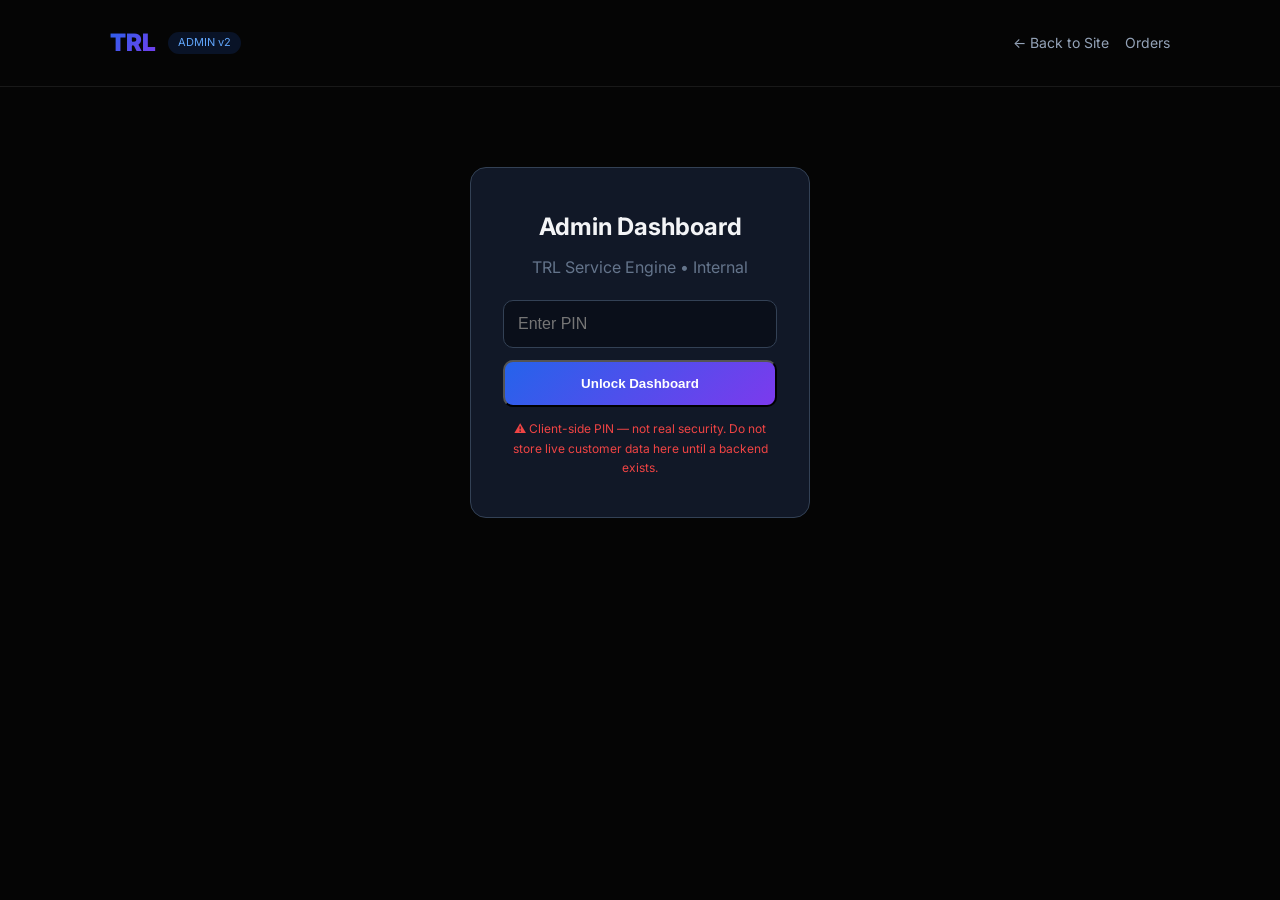
<file: admin.html>
<!DOCTYPE html>
<html lang="en">
<head>
    <meta charset="UTF-8">
    <meta name="viewport" content="width=device-width, initial-scale=1.0">
    <title>TRL Admin — Service Engine Dashboard</title>
    <meta name="theme-color" content="#050505">
    <meta name="robots" content="noindex, nofollow, noarchive">
    <link rel="preconnect" href="https://fonts.googleapis.com">
    <link rel="preconnect" href="https://fonts.gstatic.com" crossorigin>
    <link href="https://fonts.googleapis.com/css2?family=Inter:wght@400;500;600;700;800;900&display=swap" rel="stylesheet">
    <style>
        :root {
            --black: #050505;
            --dark: #0B0F19;
            --dark-surface: #111827;
            --accent: #2563EB;
            --gradient: linear-gradient(135deg, #2563EB 0%, #7C3AED 100%);
            --gray-100: #F3F4F6;
            --gray-400: #9CA3AF;
        }
        * { margin:0; padding:0; box-sizing:border-box; }
        body { font-family: 'Inter', system-ui, sans-serif; background: var(--black); color: var(--gray-100); line-height:1.6; }
        .container { max-width: 1100px; margin: 0 auto; padding: 0 20px; }
        header { padding: 24px 0; border-bottom: 1px solid rgba(255,255,255,0.08); }
        .header-inner { display:flex; align-items:center; justify-content:space-between; }
        .logo { font-size:24px; font-weight:900; background:var(--gradient); -webkit-background-clip:text; -webkit-text-fill-color:transparent; }
        .badge { font-size:11px; padding:2px 10px; background:rgba(37,99,235,0.15); color:#60a5fa; border-radius:999px; }
        .section { padding: 32px 0; }
        .kpi-grid { display:grid; grid-template-columns: repeat(auto-fit, minmax(180px,1fr)); gap:16px; margin-bottom:32px; }
        .kpi-card { background:#111827; border:1px solid #334155; border-radius:12px; padding:18px 20px; }
        .kpi-card .label { font-size:12px; color:#94a3b8; margin-bottom:4px; }
        .kpi-card .value { font-size:28px; font-weight:800; line-height:1; }
        .table-wrap { background:#111827; border:1px solid #334155; border-radius:12px; overflow:hidden; }
        table { width:100%; border-collapse:collapse; }
        th, td { padding:14px 18px; text-align:left; border-bottom:1px solid #334155; font-size:14px; }
        th { background:#1f2937; font-size:12px; text-transform:uppercase; color:#94a3b8; }
        .status { padding:3px 10px; border-radius:999px; font-size:11px; font-weight:700; }
        .status.pending { background:#f59e0b20; color:#f59e0b; }
        .status.paid { background:#10b98120; color:#10b981; }
        .status.delivered { background:#2563eb20; color:#2563eb; }
        .btn { padding:8px 16px; border-radius:8px; font-weight:700; font-size:13px; cursor:pointer; border:none; }
        .btn-pay { background:#25D366; color:white; }
        .unlock { max-width:340px; margin:80px auto; text-align:center; background:#111827; padding:40px 32px; border-radius:16px; border:1px solid #334155; }
        .unlock input { width:100%; padding:14px; background:#0a0f1a; border:1px solid #334155; border-radius:10px; color:white; margin-bottom:12px; font-size:16px; }
        .unlock button { width:100%; padding:14px; background:var(--gradient); color:white; font-weight:700; border-radius:10px; }
        .hidden { display:none; }
        .nav { display:flex; gap:16px; }
        .nav a { color:#94a3b8; text-decoration:none; font-size:14px; }
    </style>
</head>
<body>
    <header>
        <div class="container header-inner">
            <div style="display:flex; align-items:center; gap:12px;">
                <div class="logo">TRL</div>
                <span class="badge">ADMIN v2</span>
            </div>
            <div class="nav">
                <a href="index.html">← Back to Site</a>
                <a href="#orders">Orders</a>
            </div>
        </div>
    </header>

    <div class="container">
        <!-- Unlock Screen -->
        <div id="unlockScreen" class="unlock">
            <h2 style="margin-bottom:8px;">Admin Dashboard</h2>
            <p style="color:#64748b; margin-bottom:20px;">TRL Service Engine • Internal</p>
            <input type="password" id="pinInput" placeholder="Enter PIN" maxlength="6"
                   aria-label="Admin PIN" autocomplete="off">
            <button onclick="unlockAdmin()">Unlock Dashboard</button>
            <p style="margin-top:12px; font-size:12px; color:#ef4444;">
                ⚠️ Client-side PIN — not real security. Do not store live customer data here until a backend exists.
            </p>
        </div>

        <!-- Main Admin Panel -->
        <div id="adminPanel" class="hidden">
            <div class="section">
                <div style="display:flex; justify-content:space-between; align-items:center; margin-bottom:24px;">
                    <div>
                        <span style="font-size:12px; color:#64748b; letter-spacing:1px;">INTERNAL</span>
                        <h1 style="font-size:28px; font-weight:800;">Service Engine Dashboard</h1>
                    </div>
                    <div style="font-size:13px; color:#64748b;">
                        <span id="refreshTime"></span> • 
                        <button onclick="refreshData()" style="background:none;border:1px solid #334155;color:#94a3b8;padding:4px 10px;border-radius:6px;font-size:12px;cursor:pointer;">Refresh</button>
                    </div>
                </div>

                <!-- KPIs -->
                <div class="kpi-grid">
                    <div class="kpi-card">
                        <div class="label">TODAY'S ORDERS</div>
                        <div class="value" id="kpiToday">—</div>
                    </div>
                    <div class="kpi-card">
                        <div class="label">PENDING DEPOSITS</div>
                        <div class="value" id="kpiPending">—</div>
                    </div>
                    <div class="kpi-card">
                        <div class="label">ACTIVE CLIENTS</div>
                        <div class="value" id="kpiActive">—</div>
                    </div>
                    <div class="kpi-card">
                        <div class="label">AVG DELIVERY</div>
                        <div class="value" id="kpiAvg">—</div>
                    </div>
                </div>

                <h3 style="margin: 0 0 12px; font-size:16px;">Recent Orders</h3>
                <div class="table-wrap">
                    <table>
                        <thead>
                            <tr>
                                <th>Customer</th>
                                <th>Tier</th>
                                <th>Amount</th>
                                <th>Status</th>
                                <th>Action</th>
                            </tr>
                        </thead>
                        <tbody id="ordersBody"></tbody>
                    </table>
                </div>
                
                <div style="margin-top:24px; font-size:13px; color:#64748b; text-align:center;">
                    All data is local (demo). Payment requests open WhatsApp with pre-filled message.
                </div>
            </div>
        </div>
    </div>

    <script>
        const EXCHANGE_RATE = 280;
        const ADMIN_PIN = '9231';
        let orders = [];

        function loadOrders() {
            try {
                const saved = localStorage.getItem('trl_orders_v2');
                orders = saved ? JSON.parse(saved) : [];
            } catch(e) { orders = []; }
            
            // No demo seeding. An empty dashboard must look empty —
            // fabricated orders previously displayed as real revenue.
        }

        function saveOrders() {
            try { localStorage.setItem('trl_orders_v2', JSON.stringify(orders)); } catch(e){}
        }

        function updateKPIs() {
            const today = new Date().toISOString().split('T')[0];
            const todayCount = orders.filter(o => o.date === today).length;
            
            const pendingUSD = orders
                .filter(o => o.status === 'pending')
                .reduce((sum, o) => {
                    const usd = o.currency === 'USD' ? o.price : Math.round(o.price / EXCHANGE_RATE);
                    return sum + usd;
                }, 0);

            document.getElementById('kpiToday').textContent = todayCount;
            document.getElementById('kpiPending').textContent = '$' + pendingUSD;
            document.getElementById('kpiActive').textContent = orders.filter(o => o.status !== 'delivered').length;
        }

        function renderOrders() {
            const tbody = document.getElementById('ordersBody');
            tbody.innerHTML = '';

            if (!orders.length) {
                const tr = document.createElement('tr');
                const td = document.createElement('td');
                td.colSpan = 5;
                td.style.cssText = 'text-align:center;padding:32px 16px;color:#64748b;font-size:14px;';
                td.textContent = 'No orders recorded in this browser. Orders currently arrive via WhatsApp — '
                               + 'this dashboard needs a backend to show them.';
                tr.appendChild(td);
                tbody.appendChild(tr);
                return;
            }

            const recent = [...orders].sort((a,b) => b.id - a.id).slice(0, 10);

            recent.forEach(order => {
                const tr = document.createElement('tr');
                const priceStr = order.currency === 'USD' 
                    ? '$' + order.price 
                    : '₨' + order.price;

                const statusHTML = `<span class="status ${order.status}">${order.status}</span>`;

                let actionHTML = '';
                if (order.status === 'pending') {
                    actionHTML = `<button class="btn btn-pay" onclick="requestPayment(${order.id})">Request Payment</button>`;
                } else {
                    actionHTML = `<span style="color:#64748b;font-size:12px;">${order.status}</span>`;
                }

                tr.innerHTML = `
                    <td><strong>${order.customer}</strong><br><small style="color:#64748b">${order.phone}</small></td>
                    <td>${order.tier}</td>
                    <td><strong>${priceStr}</strong></td>
                    <td>${statusHTML}</td>
                    <td>${actionHTML}</td>
                `;
                tbody.appendChild(tr);
            });
        }

        function requestPayment(orderId) {
            const order = orders.find(o => o.id === orderId);
            if (!order) return;

            const deposit = order.currency === 'USD' 
                ? Math.round(order.price * 0.5) 
                : Math.round(order.price * 0.5);

            const priceDisplay = order.currency === 'USD' 
                ? '$' + deposit 
                : '₨' + deposit;

            const msg = `Hi ${order.customer.split(' ')[0]}, this is TRL for your ${order.tier} order.

Please send the 50% deposit of ${priceDisplay} to start.

Bank / JazzCash / EasyPaisa details will be shared after confirmation.

Reply "PAID" once sent.`;

            const wa = `https://wa.me/${order.phone}?text=${encodeURIComponent(msg)}`;
            window.open(wa, '_blank');

            // Demo: mark as paid
            order.status = 'paid';
            saveOrders();
            renderOrders();
            updateKPIs();
        }

        function unlockAdmin() {
            const pin = document.getElementById('pinInput').value.trim();
            const unlock = document.getElementById('unlockScreen');
            const panel = document.getElementById('adminPanel');

            if (pin === ADMIN_PIN) {
                unlock.classList.add('hidden');
                panel.classList.remove('hidden');
                loadOrders();
                renderOrders();
                updateKPIs();
                
                const timeEl = document.getElementById('refreshTime');
                if (timeEl) timeEl.textContent = new Date().toLocaleTimeString([], {hour:'2-digit', minute:'2-digit'});
            } else {
                const input = document.getElementById('pinInput');
                input.style.borderColor = '#ef4444';
                setTimeout(() => { if (input) input.style.borderColor = '#334155'; }, 1200);
            }
        }

        function refreshData() {
            loadOrders();
            renderOrders();
            updateKPIs();
            const timeEl = document.getElementById('refreshTime');
            if (timeEl) timeEl.textContent = new Date().toLocaleTimeString([], {hour:'2-digit', minute:'2-digit'});
        }

        // Keyboard support (the unlock screen is hidden via the .hidden class,
        // so check the class — not the inline style)
        document.addEventListener('keydown', function(e) {
            if (e.key !== 'Enter') return;
            const unlockScreen = document.getElementById('unlockScreen');
            const pinInput = document.getElementById('pinInput');
            if (unlockScreen && !unlockScreen.classList.contains('hidden')
                && document.activeElement === pinInput) {
                e.preventDefault();
                unlockAdmin();
            }
        });

        // Auto-load if already unlocked (for dev convenience)
        window.onload = function() {
            // Intentionally empty. Never auto-fill or auto-unlock the PIN.
        };
    </script>
</body>
</html>
</file>
<file: style.css>
/* ========================================
   TRL V2 — The Right Lifestyle
   Premium Foundation Website
   ======================================== */

/* ── CSS Variables ── */
:root {
    /* Colors */
    --black: #050505;
    --dark: #0B0F19;
    --dark-surface: #111827;
    --white: #FFFFFF;
    --gray-100: #F3F4F6;
    --gray-400: #9CA3AF;
    --gray-600: #4B5563;
    
    /* Brand Colors */
    --accent: #2563EB;
    --accent-light: #3B82F6;
    --accent-glow: rgba(37, 99, 235, 0.4);
    --purple: #7C3AED;
    
    /* Gradients */
    --gradient: linear-gradient(135deg, #2563EB 0%, #7C3AED 100%);
    --gradient-subtle: linear-gradient(135deg, rgba(37, 99, 235, 0.1) 0%, rgba(124, 58, 237, 0.1) 100%);
    
    /* Spacing */
    --space-xs: 0.5rem;
    --space-sm: 1rem;
    --space-md: 1.5rem;
    --space-lg: 2rem;
    --space-xl: 3rem;
    --space-2xl: 4rem;
    --space-3xl: 6rem;
    
    /* Border Radius */
    --radius-sm: 8px;
    --radius-md: 12px;
    --radius-lg: 16px;
    --radius-xl: 24px;
    --radius-full: 9999px;
    
    /* Shadows */
    --shadow-sm: 0 2px 8px rgba(0, 0, 0, 0.1);
    --shadow-md: 0 8px 24px rgba(0, 0, 0, 0.15);
    --shadow-lg: 0 16px 48px rgba(0, 0, 0, 0.2);
    --shadow-glow: 0 0 40px rgba(37, 99, 235, 0.2);
    
    /* Typography */
    --font-family: 'Inter', -apple-system, BlinkMacSystemFont, 'Segoe UI', sans-serif;
    --font-weight-normal: 400;
    --font-weight-medium: 500;
    --font-weight-semibold: 600;
    --font-weight-bold: 700;
    --font-weight-extrabold: 800;
    
    /* Transitions */
    --transition-fast: 0.2s ease;
    --transition-base: 0.3s ease;
    --transition-slow: 0.5s ease;
}

/* ── Reset ── */
*, *::before, *::after {
    margin: 0;
    padding: 0;
    box-sizing: border-box;
}

html {
    scroll-behavior: smooth;
}

section[id] {
    scroll-margin-top: 80px;
}

body {
    font-family: var(--font-family);
    font-size: 16px;
    line-height: 1.6;
    color: var(--gray-100);
    background: var(--black);
    -webkit-font-smoothing: antialiased;
    -moz-osx-font-smoothing: grayscale;
    overflow-x: hidden;
}

a {
    color: inherit;
    text-decoration: none;
}

ul {
    list-style: none;
}

img {
    max-width: 100%;
    height: auto;
}

button {
    font-family: inherit;
    cursor: pointer;
    border: none;
    background: none;
}

/* ── Utilities ── */
.container {
    max-width: 1100px;
    margin: 0 auto;
    padding: 0 var(--space-lg);
}

.sr-only {
    position: absolute;
    width: 1px;
    height: 1px;
    padding: 0;
    margin: -1px;
    overflow: hidden;
    clip: rect(0, 0, 0, 0);
    white-space: nowrap;
    border: 0;
}

.gradient-text {
    background: var(--gradient);
    -webkit-background-clip: text;
    -webkit-text-fill-color: transparent;
    background-clip: text;
}

.section-label {
    display: inline-block;
    font-size: 12px;
    font-weight: var(--font-weight-semibold);
    letter-spacing: 2px;
    text-transform: uppercase;
    color: var(--accent-light);
    margin-bottom: var(--space-sm);
}

.section-header {
    text-align: center;
    margin-bottom: var(--space-2xl);
}

.section-header h2 {
    font-size: clamp(32px, 5vw, 48px);
    font-weight: var(--font-weight-extrabold);
    letter-spacing: -1px;
    line-height: 1.1;
    margin-bottom: var(--space-md);
}

.section-desc {
    font-size: 18px;
    color: var(--gray-400);
    max-width: 520px;
    margin: 0 auto;
}

/* ── Buttons ── */
.btn-primary {
    display: inline-flex;
    align-items: center;
    gap: var(--space-xs);
    padding: 14px 28px;
    background: var(--gradient);
    color: var(--white);
    font-size: 15px;
    font-weight: var(--font-weight-semibold);
    border-radius: var(--radius-md);
    transition: var(--transition-base);
    box-shadow: var(--shadow-glow);
}

.btn-primary:hover {
    transform: translateY(-2px);
    box-shadow: 0 0 60px rgba(37, 99, 235, 0.4);
}

.btn-primary svg {
    transition: transform var(--transition-fast);
}

.btn-primary:hover svg {
    transform: translateX(4px);
}

.btn-secondary {
    display: inline-flex;
    align-items: center;
    gap: var(--space-xs);
    padding: 14px 28px;
    background: rgba(255, 255, 255, 0.05);
    color: var(--gray-100);
    font-size: 15px;
    font-weight: var(--font-weight-semibold);
    border-radius: var(--radius-md);
    border: 1px solid rgba(255, 255, 255, 0.1);
    transition: var(--transition-base);
}

.btn-secondary:hover {
    background: rgba(255, 255, 255, 0.08);
    border-color: rgba(255, 255, 255, 0.2);
}

/* ── Skip Link ── */
.skip-link {
    position: fixed;
    top: -100px;
    left: 16px;
    z-index: 9999;
    background: var(--gradient);
    color: var(--white);
    padding: 12px 20px;
    border-radius: var(--radius-sm);
    font-weight: var(--font-weight-semibold);
    transition: top var(--transition-base);
}

.skip-link:focus {
    top: 16px;
}

/* ── Navigation ── */
nav {
    position: fixed;
    top: 0;
    left: 0;
    right: 0;
    z-index: 100;
    padding: 16px 48px;
    display: flex;
    align-items: center;
    justify-content: space-between;
    background: rgba(5, 5, 5, 0.8);
    backdrop-filter: blur(20px);
    -webkit-backdrop-filter: blur(20px);
    border-bottom: 1px solid rgba(255, 255, 255, 0.05);
    transition: padding 0.3s ease, background 0.3s ease;
}

/* Toggled by JS on scroll — class-based so the responsive padding
   (see media queries below) is never overridden by inline styles */
nav.scrolled {
    padding: 12px 48px;
    background: rgba(5, 5, 5, 0.95);
}

.nav-logo {
    font-size: 24px;
    font-weight: var(--font-weight-extrabold);
    background: var(--gradient);
    -webkit-background-clip: text;
    -webkit-text-fill-color: transparent;
    background-clip: text;
    letter-spacing: -1px;
}

.nav-links {
    display: flex;
    align-items: center;
    gap: var(--space-lg);
}

.nav-links a {
    font-size: 14px;
    font-weight: var(--font-weight-medium);
    color: var(--gray-400);
    transition: color var(--transition-fast);
}

.nav-links a:hover {
    color: var(--white);
}

.nav-cta {
    background: var(--gradient) !important;
    color: var(--white) !important;
    padding: 10px 20px;
    border-radius: var(--radius-sm);
}

.menu-btn {
    display: none;
    flex-direction: column;
    gap: 5px;
    padding: 8px;
}

.menu-btn:focus-visible {
    outline: 2px solid var(--accent);
    outline-offset: 2px;
}

.menu-btn span {
    width: 22px;
    height: 2px;
    background: var(--white);
    border-radius: 2px;
    transition: var(--transition-fast);
}

/* Currency Toggle */
.currency-toggle {
    display: flex;
    background: rgba(255, 255, 255, 0.05);
    border: 1px solid rgba(255, 255, 255, 0.1);
    border-radius: var(--radius-full);
    overflow: hidden;
    margin-left: auto;
}

.currency-btn {
    padding: 6px 14px;
    font-size: 12px;
    font-weight: 600;
    color: var(--gray-400);
    background: transparent;
    border: none;
    cursor: pointer;
    transition: var(--transition-fast);
}

.currency-btn.active {
    background: var(--gradient);
    color: var(--white);
    font-weight: 700;
}

.currency-btn:hover:not(.active) {
    color: var(--white);
    background: rgba(255, 255, 255, 0.08);
}

/* ── Mobile Menu ── */
.mobile-menu {
    position: fixed;
    top: 64px;
    left: 0;
    right: 0;
    z-index: 99;
    background: var(--dark);
    border-bottom: 1px solid rgba(255, 255, 255, 0.05);
    padding: var(--space-md) var(--space-lg);
    display: none;
    flex-direction: column;
    gap: var(--space-xs);
}

.mobile-menu.open {
    display: flex;
}

.mobile-menu a {
    font-size: 15px;
    font-weight: var(--font-weight-medium);
    color: var(--gray-400);
    padding: 12px 0;
    border-bottom: 1px solid rgba(255, 255, 255, 0.05);
}

.mobile-menu a:hover {
    color: var(--white);
}

.mobile-cta {
    color: var(--accent-light) !important;
    font-weight: var(--font-weight-semibold) !important;
    border-bottom: none !important;
    margin-top: var(--space-xs);
}

/* ========================================
   SERVICE ENGINE V2 — THE FULL MACHINE
   ======================================== */

/* Results Strip */
.results-strip {
    background: var(--dark-surface);
    border-top: 1px solid rgba(255, 255, 255, 0.05);
    border-bottom: 1px solid rgba(255, 255, 255, 0.05);
    padding: var(--space-md) 0;
}

.results-strip .container {
    display: flex;
    justify-content: center;
    gap: var(--space-2xl);
    flex-wrap: wrap;
}

.result-item {
    display: flex;
    align-items: center;
    gap: 10px;
    font-size: 14px;
    color: var(--gray-100);
}

.result-item .num {
    font-weight: 800;
    font-size: 18px;
    background: var(--gradient);
    -webkit-background-clip: text;
    -webkit-text-fill-color: transparent;
    background-clip: text;
}

/* TRL Standard Section */
.trl-standard {
    padding: var(--space-3xl) 0;
    background: var(--dark);
    border-top: 1px solid rgba(255, 255, 255, 0.05);
}

.standard-grid {
    display: grid;
    grid-template-columns: repeat(4, 1fr);
    gap: var(--space-md);
}

.standard-card {
    background: rgba(17, 24, 39, 0.6);
    border: 1px solid rgba(255, 255, 255, 0.06);
    border-radius: var(--radius-lg);
    padding: var(--space-lg);
    text-align: center;
    transition: var(--transition-base);
}

.standard-card:hover {
    border-color: rgba(37, 99, 235, 0.3);
    transform: translateY(-2px);
}

.standard-card .icon {
    width: 48px;
    height: 48px;
    margin: 0 auto var(--space-sm);
    background: rgba(37, 99, 235, 0.1);
    border-radius: var(--radius-md);
    display: flex;
    align-items: center;
    justify-content: center;
    color: var(--accent-light);
}

.standard-card h4 {
    font-size: 15px;
    font-weight: 700;
    margin-bottom: 6px;
}

.standard-card p {
    font-size: 13px;
    color: var(--gray-400);
    line-height: 1.5;
}

/* Guarantee Band */
.guarantee-band {
    margin-top: var(--space-lg);
    padding: var(--space-md);
    background: linear-gradient(90deg, rgba(16,185,129,0.08), rgba(37,99,235,0.08));
    border: 1px solid rgba(16,185,129,0.2);
    border-radius: var(--radius-md);
    font-size: 14px;
    text-align: center;
    font-weight: 600;
    color: #10B981;
}

/* Services Section */
.services {
    padding: var(--space-3xl) 0;
}

.services-header {
    text-align: center;
    margin-bottom: var(--space-2xl);
}

.service-tiers {
    display: grid;
    grid-template-columns: repeat(3, 1fr);
    gap: var(--space-lg);
    max-width: 1100px;
    margin: 0 auto;
}

.tier-card {
    background: rgba(17, 24, 39, 0.5);
    border: 1px solid rgba(255, 255, 255, 0.08);
    border-radius: var(--radius-xl);
    padding: var(--space-xl);
    position: relative;
    transition: all var(--transition-base);
    display: flex;
    flex-direction: column;
}

.tier-card.popular {
    border-color: var(--accent);
    box-shadow: 0 0 0 1px var(--accent);
    transform: scale(1.02);
}

.tier-card.popular::before {
    content: 'MOST POPULAR';
    position: absolute;
    top: -10px;
    left: 50%;
    transform: translateX(-50%);
    background: var(--gradient);
    color: white;
    font-size: 10px;
    font-weight: 700;
    padding: 2px 14px;
    border-radius: 9999px;
    letter-spacing: 1px;
}

.tier-card h3 {
    font-size: 22px;
    font-weight: 800;
    margin-bottom: 4px;
}

.tier-price {
    font-size: 32px;
    font-weight: 900;
    margin: 8px 0 4px;
}

.tier-price .currency {
    font-size: 15px;
    font-weight: 600;
    color: var(--gray-400);
}

.tier-price .period {
    font-size: 14px;
    font-weight: 500;
    color: var(--gray-400);
}

.tier-desc {
    color: var(--gray-400);
    font-size: 14px;
    margin-bottom: var(--space-md);
    min-height: 42px;
}

.tier-features {
    list-style: none;
    flex: 1;
    margin-bottom: var(--space-lg);
}

.tier-features li {
    font-size: 13.5px;
    padding: 6px 0;
    display: flex;
    align-items: flex-start;
    gap: 8px;
    color: var(--gray-100);
}

.tier-features li::before {
    content: '✓';
    color: #10B981;
    font-weight: 700;
    flex-shrink: 0;
}

.tier-eta {
    font-size: 12px;
    color: var(--accent-light);
    background: rgba(37, 99, 235, 0.08);
    padding: 4px 10px;
    border-radius: 999px;
    display: inline-block;
    margin-bottom: var(--space-md);
    font-weight: 600;
}

.tier-btn {
    width: 100%;
    padding: 13px;
    border-radius: var(--radius-md);
    font-weight: 700;
    font-size: 15px;
    background: var(--gradient);
    color: white;
    text-align: center;
    transition: var(--transition-base);
    border: none;
    cursor: pointer;
}

.tier-btn:hover {
    transform: translateY(-2px);
    box-shadow: var(--shadow-glow);
}

/* Order Modal */
.modal {
    position: fixed;
    inset: 0;
    background: rgba(0, 0, 0, 0.85);
    z-index: 9999;
    display: none;
    align-items: center;
    justify-content: center;
    padding: 20px;
}

.modal.open {
    display: flex;
}

.modal-content {
    background: var(--dark-surface);
    border-radius: var(--radius-xl);
    width: 100%;
    max-width: 520px;
    max-height: 92vh;
    overflow-y: auto;
    border: 1px solid rgba(255, 255, 255, 0.1);
    box-shadow: var(--shadow-lg);
}

.modal-header {
    padding: 20px 24px;
    border-bottom: 1px solid rgba(255, 255, 255, 0.08);
    display: flex;
    justify-content: space-between;
    align-items: center;
}

.modal-header h3 {
    font-size: 20px;
    font-weight: 800;
}

.close-btn {
    font-size: 28px;
    line-height: 1;
    color: var(--gray-400);
    cursor: pointer;
    transition: color 0.2s;
}

.close-btn:hover {
    color: white;
}

.close-btn:focus-visible {
    outline: 2px solid var(--accent);
    outline-offset: 2px;
}

.modal-body {
    padding: 24px;
}

.order-summary {
    background: rgba(255, 255, 255, 0.03);
    border: 1px solid rgba(255, 255, 255, 0.08);
    border-radius: var(--radius-md);
    padding: 16px;
    margin-bottom: 20px;
}

.order-summary h4 {
    font-size: 13px;
    text-transform: uppercase;
    letter-spacing: 1px;
    color: var(--gray-400);
    margin-bottom: 8px;
}

.order-summary .summary-line {
    display: flex;
    justify-content: space-between;
    font-size: 15px;
    padding: 4px 0;
}

.order-summary .total {
    font-weight: 800;
    font-size: 18px;
    border-top: 1px solid rgba(255,255,255,0.1);
    padding-top: 8px;
    margin-top: 8px;
}

.order-form .form-group {
    margin-bottom: 16px;
}

.order-form label {
    display: block;
    font-size: 13px;
    font-weight: 600;
    color: var(--gray-400);
    margin-bottom: 6px;
}

.order-form input,
.order-form select,
.order-form textarea {
    width: 100%;
    padding: 11px 14px;
    background: #0B0F19;
    border: 1px solid rgba(255, 255, 255, 0.12);
    border-radius: var(--radius-md);
    color: var(--white);
    font-size: 15px;
}

.order-form input:focus,
.order-form select:focus,
.order-form textarea:focus {
    outline: none;
    border-color: var(--accent);
}

.modal-actions {
    display: flex;
    gap: 10px;
    margin-top: 20px;
}

.modal-actions button {
    flex: 1;
    padding: 13px;
    border-radius: var(--radius-md);
    font-weight: 700;
    font-size: 14px;
    cursor: pointer;
}

.btn-whatsapp {
    background: #25D366;
    color: white;
}

.btn-copy {
    background: rgba(255,255,255,0.08);
    color: var(--white);
    border: 1px solid rgba(255,255,255,0.15);
}

.btn-copy:hover {
    background: rgba(255,255,255,0.15);
}

/* Order form validation */
.order-form input.input-error,
.order-form textarea.input-error {
    border-color: #EF4444 !important;
}

/* Admin Dashboard Styles */
.admin-section {
    padding: var(--space-3xl) 0;
    background: #0a0f1a;
    border-top: 1px solid #222;
}

.admin-header {
    display: flex;
    justify-content: space-between;
    align-items: center;
    margin-bottom: var(--space-xl);
}

.admin-unlock {
    text-align: center;
    padding: 40px 20px;
}

.admin-unlock input {
    width: 220px;
    padding: 12px 16px;
    background: #111827;
    border: 1px solid #334155;
    border-radius: 10px;
    color: #fff;
    margin-right: 10px;
    font-size: 15px;
}

.admin-unlock button {
    padding: 12px 24px;
    background: var(--gradient);
    color: white;
    border-radius: 10px;
    font-weight: 700;
}

.admin-panel {
    display: none;
}

.admin-panel.active {
    display: block;
}

.kpi-grid {
    display: grid;
    grid-template-columns: repeat(4, 1fr);
    gap: var(--space-md);
    margin-bottom: var(--space-xl);
}

.kpi-card {
    background: #111827;
    border: 1px solid #334155;
    border-radius: var(--radius-md);
    padding: 18px 20px;
}

.kpi-card .label {
    font-size: 12px;
    color: var(--gray-400);
    margin-bottom: 4px;
}

.kpi-card .value {
    font-size: 28px;
    font-weight: 800;
    line-height: 1;
}

.orders-table {
    width: 100%;
    border-collapse: collapse;
    background: #111827;
    border-radius: var(--radius-md);
    overflow: hidden;
}

.orders-table th,
.orders-table td {
    padding: 14px 16px;
    text-align: left;
    border-bottom: 1px solid #334155;
    font-size: 14px;
}

.orders-table th {
    background: #1f2937;
    font-weight: 600;
    font-size: 12px;
    color: #94a3b8;
    text-transform: uppercase;
}

.btn-pay {
    background: #25D366;
    color: #fff;
    padding: 6px 12px;
    border-radius: 6px;
    font-size: 12px;
    font-weight: 700;
    cursor: pointer;
}

.status {
    padding: 2px 8px;
    border-radius: 999px;
    font-size: 11px;
    font-weight: 700;
}

.status.pending { background: #f59e0b20; color: #f59e0b; }
.status.paid { background: #10b98120; color: #10b981; }
.status.delivered { background: #2563eb20; color: #2563eb; }

/* Mobile Adjustments for new elements */
@media (max-width: 900px) {
    .service-tiers {
        grid-template-columns: 1fr;
    }
    
    .tier-card.popular {
        transform: none;
    }
    
    .standard-grid {
        grid-template-columns: repeat(2, 1fr);
    }
    
    .kpi-grid {
        grid-template-columns: repeat(2, 1fr);
    }
    
    /* Group hamburger + currency toggle on the right side */
    .menu-btn {
        margin-left: auto;
    }
    
    .currency-toggle {
        margin-left: 12px;
    }
}

@media (max-width: 640px) {
    .standard-grid {
        grid-template-columns: 1fr;
    }
    
    .results-strip .container {
        gap: var(--space-md);
        justify-content: flex-start;
        padding: 0 var(--space-md);
    }
}

/* ── Hero Section ── */
.hero {
    min-height: 100vh;
    display: grid;
    grid-template-columns: 1fr 1fr;
    align-items: center;
    gap: var(--space-2xl);
    padding: 120px var(--space-lg) 80px;
    position: relative;
    overflow: hidden;
}

.hero-bg {
    position: absolute;
    inset: 0;
    background: 
        radial-gradient(ellipse 80% 50% at 50% -10%, rgba(37, 99, 235, 0.15), transparent),
        radial-gradient(ellipse 60% 40% at 90% 80%, rgba(124, 58, 237, 0.1), transparent);
    pointer-events: none;
}

.hero-content {
    position: relative;
    z-index: 1;
}

.hero-badge {
    display: inline-flex;
    align-items: center;
    gap: 10px;
    background: rgba(37, 99, 235, 0.1);
    border: 1px solid rgba(37, 99, 235, 0.2);
    color: var(--accent-light);
    padding: 8px 16px;
    border-radius: var(--radius-full);
    font-size: 12px;
    font-weight: var(--font-weight-semibold);
    margin-bottom: var(--space-lg);
}

.badge-dot {
    width: 6px;
    height: 6px;
    background: #10B981;
    border-radius: 50%;
    animation: pulse 2s infinite;
}

@keyframes pulse {
    0%, 100% { opacity: 1; transform: scale(1); }
    50% { opacity: 0.5; transform: scale(1.4); }
}

.hero h1 {
    font-size: clamp(40px, 6vw, 64px);
    font-weight: var(--font-weight-extrabold);
    line-height: 1.05;
    letter-spacing: -2px;
    margin-bottom: var(--space-md);
}

.hero-subtitle {
    font-size: 18px;
    color: var(--gray-400);
    line-height: 1.7;
    max-width: 480px;
    margin-bottom: var(--space-lg);
}

.hero-actions {
    display: flex;
    gap: var(--space-sm);
    flex-wrap: wrap;
    margin-bottom: var(--space-lg);
}

.hero-status {
    display: flex;
    align-items: center;
    gap: var(--space-xs);
    font-size: 14px;
    color: var(--gray-400);
}

.status-indicator {
    width: 8px;
    height: 8px;
    background: #10B981;
    border-radius: 50%;
    animation: pulse 2s infinite;
}

/* Hero Visual */
.hero-visual {
    position: relative;
    z-index: 1;
    display: flex;
    align-items: center;
    justify-content: center;
}

.visual-container {
    position: relative;
    width: 400px;
    height: 400px;
}

.orbit-ring {
    position: absolute;
    border: 1px solid rgba(37, 99, 235, 0.15);
    border-radius: 50%;
    top: 50%;
    left: 50%;
    transform: translate(-50%, -50%);
}

.ring-1 {
    width: 200px;
    height: 200px;
    animation: orbit 20s linear infinite;
}

.ring-2 {
    width: 300px;
    height: 300px;
    animation: orbit 30s linear infinite reverse;
}

.ring-3 {
    width: 400px;
    height: 400px;
    animation: orbit 40s linear infinite;
}

@keyframes orbit {
    from { transform: translate(-50%, -50%) rotate(0deg); }
    to { transform: translate(-50%, -50%) rotate(360deg); }
}

.core-orb {
    position: absolute;
    top: 50%;
    left: 50%;
    transform: translate(-50%, -50%);
    width: 100px;
    height: 100px;
    background: var(--gradient);
    border-radius: 50%;
    display: flex;
    align-items: center;
    justify-content: center;
    font-size: 24px;
    font-weight: var(--font-weight-extrabold);
    color: var(--white);
    box-shadow: var(--shadow-glow);
    z-index: 2;
}

.satellite {
    position: absolute;
    padding: 8px 16px;
    background: var(--dark-surface);
    border: 1px solid rgba(255, 255, 255, 0.1);
    border-radius: var(--radius-full);
    font-size: 12px;
    font-weight: var(--font-weight-semibold);
    color: var(--gray-100);
    white-space: nowrap;
}

.sat-1 {
    top: 10%;
    left: 50%;
    transform: translateX(-50%);
    animation: orbit 15s linear infinite;
}

.sat-2 {
    top: 50%;
    right: 0;
    transform: translateY(-50%);
    animation: orbit 25s linear infinite reverse;
}

.sat-3 {
    bottom: 10%;
    left: 50%;
    transform: translateX(-50%);
    animation: orbit 20s linear infinite;
}

.sat-4 {
    top: 50%;
    left: 0;
    transform: translateY(-50%);
    animation: orbit 18s linear infinite reverse;
}

/* ── Today Section ── */
.today {
    padding: var(--space-3xl) 0;
    background: var(--dark);
    border-top: 1px solid rgba(255, 255, 255, 0.05);
    border-bottom: 1px solid rgba(255, 255, 255, 0.05);
}

.today-grid {
    display: grid;
    grid-template-columns: repeat(3, 1fr);
    gap: var(--space-lg);
}

.today-card {
    background: rgba(17, 24, 39, 0.5);
    border: 1px solid rgba(255, 255, 255, 0.05);
    border-radius: var(--radius-xl);
    padding: var(--space-lg);
    transition: var(--transition-base);
}

.today-card:hover {
    border-color: rgba(37, 99, 235, 0.3);
}

.today-header {
    display: flex;
    align-items: center;
    justify-content: space-between;
    margin-bottom: var(--space-md);
}

.today-icon {
    width: 44px;
    height: 44px;
    background: rgba(37, 99, 235, 0.1);
    border-radius: var(--radius-sm);
    display: flex;
    align-items: center;
    justify-content: center;
    color: var(--accent-light);
}

.status-badge {
    font-size: 11px;
    font-weight: var(--font-weight-semibold);
    padding: 4px 10px;
    border-radius: var(--radius-full);
}

.status-badge.active {
    background: rgba(16, 185, 129, 0.1);
    color: #10B981;
    border: 1px solid rgba(16, 185, 129, 0.2);
}

.status-badge.planning {
    background: rgba(245, 158, 11, 0.1);
    color: #F59E0B;
    border: 1px solid rgba(245, 158, 11, 0.2);
}

.today-card h3 {
    font-size: 18px;
    font-weight: var(--font-weight-bold);
    margin-bottom: var(--space-xs);
}

.today-card p {
    font-size: 14px;
    color: var(--gray-400);
    line-height: 1.6;
    margin-bottom: var(--space-md);
}

.today-link {
    display: inline-flex;
    align-items: center;
    gap: 6px;
    font-size: 14px;
    font-weight: var(--font-weight-semibold);
    color: var(--accent-light);
    transition: gap var(--transition-fast);
}

.today-link:hover {
    gap: 10px;
}

/* ── Problem Section ── */
.problem {
    padding: var(--space-3xl) 0;
}

.problem-header {
    text-align: center;
    margin-bottom: var(--space-2xl);
}

.problem-header h2 {
    font-size: clamp(32px, 5vw, 48px);
    font-weight: var(--font-weight-extrabold);
    letter-spacing: -1px;
    line-height: 1.1;
}

.problem-grid {
    display: grid;
    grid-template-columns: repeat(4, 1fr);
    gap: var(--space-md);
}

.problem-card {
    background: rgba(17, 24, 39, 0.5);
    border: 1px solid rgba(255, 255, 255, 0.05);
    border-radius: var(--radius-lg);
    padding: var(--space-lg);
    transition: var(--transition-base);
}

.problem-card:hover {
    border-color: rgba(37, 99, 235, 0.3);
    transform: translateY(-4px);
}

.problem-icon {
    width: 48px;
    height: 48px;
    background: rgba(37, 99, 235, 0.1);
    border-radius: var(--radius-md);
    display: flex;
    align-items: center;
    justify-content: center;
    margin-bottom: var(--space-md);
    color: var(--accent-light);
}

.problem-card h3 {
    font-size: 18px;
    font-weight: var(--font-weight-bold);
    margin-bottom: var(--space-xs);
}

.problem-card p {
    font-size: 14px;
    color: var(--gray-400);
    line-height: 1.6;
}

.problem-solution {
    text-align: center;
    margin-top: var(--space-2xl);
    padding-top: var(--space-2xl);
    border-top: 1px solid rgba(255, 255, 255, 0.05);
}

.problem-solution p {
    font-size: 20px;
    color: var(--gray-100);
    max-width: 600px;
    margin: 0 auto;
}

/* ── Framework Section ── */
.framework {
    padding: var(--space-3xl) 0;
    background: var(--dark);
    border-top: 1px solid rgba(255, 255, 255, 0.05);
    border-bottom: 1px solid rgba(255, 255, 255, 0.05);
}

.pillars-grid {
    display: grid;
    grid-template-columns: repeat(4, 1fr);
    gap: var(--space-md);
}

.pillar-card {
    position: relative;
    background: rgba(17, 24, 39, 0.5);
    border: 1px solid rgba(255, 255, 255, 0.05);
    border-radius: var(--radius-xl);
    padding: var(--space-lg);
    transition: var(--transition-base);
    overflow: hidden;
}

.pillar-card::before {
    content: '';
    position: absolute;
    top: 0;
    left: 0;
    right: 0;
    height: 3px;
    background: var(--gradient);
    opacity: 0;
    transition: opacity var(--transition-base);
}

.pillar-card:hover {
    border-color: rgba(37, 99, 235, 0.3);
    transform: translateY(-4px);
}

.pillar-card:hover::before {
    opacity: 1;
}

.pillar-glow {
    position: absolute;
    width: 150px;
    height: 150px;
    background: radial-gradient(circle, rgba(37, 99, 235, 0.15), transparent);
    top: -50px;
    right: -50px;
    pointer-events: none;
    opacity: 0;
    transition: opacity var(--transition-base);
}

.pillar-card:hover .pillar-glow {
    opacity: 1;
}

.pillar-number {
    font-size: 48px;
    font-weight: var(--font-weight-extrabold);
    background: var(--gradient);
    -webkit-background-clip: text;
    -webkit-text-fill-color: transparent;
    background-clip: text;
    opacity: 0.15;
    line-height: 1;
    margin-bottom: var(--space-md);
    letter-spacing: -3px;
}

.pillar-icon {
    width: 56px;
    height: 56px;
    background: rgba(37, 99, 235, 0.1);
    border: 1px solid rgba(37, 99, 235, 0.2);
    border-radius: var(--radius-md);
    display: flex;
    align-items: center;
    justify-content: center;
    margin-bottom: var(--space-md);
    color: var(--accent-light);
}

.pillar-card h3 {
    font-size: 20px;
    font-weight: var(--font-weight-bold);
    margin-bottom: var(--space-xs);
}

.pillar-card > p {
    font-size: 14px;
    color: var(--gray-400);
    line-height: 1.6;
    margin-bottom: var(--space-md);
}

.pillar-tags {
    display: flex;
    flex-wrap: wrap;
    gap: var(--space-xs);
}

.pillar-tags span {
    font-size: 11px;
    font-weight: var(--font-weight-semibold);
    padding: 4px 10px;
    background: rgba(37, 99, 235, 0.1);
    border: 1px solid rgba(37, 99, 235, 0.2);
    border-radius: var(--radius-full);
    color: var(--accent-light);
}

/* ── Progress Section ── */
.progress {
    padding: var(--space-3xl) 0;
}

.progress-grid {
    display: grid;
    grid-template-columns: repeat(2, 1fr);
    gap: var(--space-md);
    max-width: 800px;
    margin: 0 auto;
}

.progress-card {
    display: flex;
    gap: var(--space-md);
    align-items: flex-start;
    background: rgba(17, 24, 39, 0.5);
    border: 1px solid rgba(255, 255, 255, 0.05);
    border-radius: var(--radius-lg);
    padding: var(--space-lg);
    transition: var(--transition-base);
}

.progress-card:hover {
    border-color: rgba(37, 99, 235, 0.2);
}

.progress-icon {
    width: 44px;
    height: 44px;
    border-radius: var(--radius-sm);
    display: flex;
    align-items: center;
    justify-content: center;
    flex-shrink: 0;
}

.progress-icon.complete {
    background: rgba(16, 185, 129, 0.1);
    color: #10B981;
    border: 1px solid rgba(16, 185, 129, 0.2);
}

.progress-icon.active {
    background: rgba(37, 99, 235, 0.1);
    color: var(--accent-light);
    border: 1px solid rgba(37, 99, 235, 0.2);
    animation: pulse 2s infinite;
}

.progress-icon.upcoming {
    background: rgba(255, 255, 255, 0.05);
    color: var(--gray-400);
    border: 1px solid rgba(255, 255, 255, 0.1);
}

.progress-content h3 {
    font-size: 16px;
    font-weight: var(--font-weight-bold);
    margin-bottom: 4px;
}

.progress-content p {
    font-size: 14px;
    color: var(--gray-400);
    line-height: 1.5;
}

/* ── Future Section ── */
.future {
    padding: var(--space-3xl) 0;
    background: var(--dark);
    border-top: 1px solid rgba(255, 255, 255, 0.05);
    border-bottom: 1px solid rgba(255, 255, 255, 0.05);
}

.phases {
    max-width: 700px;
    margin: 0 auto;
}

.phase {
    display: flex;
    gap: var(--space-lg);
    position: relative;
}

.phase-marker {
    display: flex;
    flex-direction: column;
    align-items: center;
}

.phase-dot {
    width: 16px;
    height: 16px;
    background: var(--dark-surface);
    border: 2px solid rgba(255, 255, 255, 0.2);
    border-radius: 50%;
    flex-shrink: 0;
}

.phase-dot.active {
    background: var(--accent);
    border-color: var(--accent);
    box-shadow: 0 0 20px rgba(37, 99, 235, 0.4);
}

.phase-line {
    width: 2px;
    flex: 1;
    min-height: 60px;
    background: rgba(255, 255, 255, 0.05);
}

.phase:last-child .phase-line {
    display: none;
}

.phase-content {
    padding-bottom: var(--space-2xl);
    flex: 1;
}

.phase:last-child .phase-content {
    padding-bottom: 0;
}

.phase-label {
    font-size: 11px;
    font-weight: var(--font-weight-semibold);
    color: var(--accent-light);
    letter-spacing: 1px;
    text-transform: uppercase;
}

.phase-content h3 {
    font-size: 22px;
    font-weight: var(--font-weight-bold);
    margin: var(--space-xs) 0;
}

.phase-content p {
    font-size: 15px;
    color: var(--gray-400);
    line-height: 1.7;
    margin-bottom: var(--space-sm);
}

.phase-items {
    display: flex;
    flex-wrap: wrap;
    gap: var(--space-xs);
}

.phase-items span {
    font-size: 12px;
    font-weight: var(--font-weight-medium);
    padding: 4px 12px;
    background: rgba(37, 99, 235, 0.1);
    border: 1px solid rgba(37, 99, 235, 0.2);
    border-radius: var(--radius-full);
    color: var(--accent-light);
}

/* ── Mission Section ── */
.mission {
    padding: var(--space-3xl) 0;
}

.mission-grid {
    display: grid;
    grid-template-columns: 1fr 1fr;
    gap: var(--space-3xl);
    align-items: center;
}

.mission-content h2 {
    font-size: clamp(32px, 5vw, 48px);
    font-weight: var(--font-weight-extrabold);
    letter-spacing: -1px;
    line-height: 1.1;
    margin-bottom: var(--space-md);
}

.mission-story {
    font-size: 20px;
    font-weight: var(--font-weight-bold);
    color: var(--gray-100);
    margin-bottom: var(--space-md);
}

.mission-content > p {
    font-size: 16px;
    color: var(--gray-400);
    line-height: 1.7;
    margin-bottom: var(--space-sm);
}

.mission-visual {
    display: flex;
    justify-content: center;
}

.mission-card {
    background: rgba(17, 24, 39, 0.5);
    border: 1px solid rgba(255, 255, 255, 0.05);
    border-radius: var(--radius-xl);
    padding: var(--space-xl);
    max-width: 360px;
    width: 100%;
}

.mission-card-inner {
    text-align: center;
    margin-bottom: var(--space-lg);
}

.founder-initials {
    width: 72px;
    height: 72px;
    background: var(--gradient);
    border-radius: 50%;
    display: flex;
    align-items: center;
    justify-content: center;
    font-size: 24px;
    font-weight: var(--font-weight-extrabold);
    color: var(--white);
    margin: 0 auto var(--space-sm);
}

.mission-card h4 {
    font-size: 18px;
    font-weight: var(--font-weight-bold);
    margin-bottom: 4px;
}

.founder-title {
    font-size: 13px;
    color: var(--accent-light);
    font-weight: var(--font-weight-medium);
}

.mission-quote {
    font-size: 15px;
    font-style: italic;
    color: var(--gray-100);
    text-align: center;
    padding: var(--space-md) 0;
    border-top: 1px solid rgba(255, 255, 255, 0.05);
    border-bottom: 1px solid rgba(255, 255, 255, 0.05);
    margin-bottom: var(--space-md);
}

.mission-contacts {
    display: flex;
    justify-content: center;
    gap: var(--space-sm);
}

.contact-link {
    display: inline-flex;
    align-items: center;
    gap: var(--space-xs);
    font-size: 13px;
    font-weight: var(--font-weight-medium);
    color: var(--gray-400);
    padding: 8px 16px;
    background: rgba(255, 255, 255, 0.05);
    border: 1px solid rgba(255, 255, 255, 0.1);
    border-radius: var(--radius-sm);
    transition: var(--transition-fast);
}

.contact-link:hover {
    color: var(--white);
    border-color: rgba(255, 255, 255, 0.2);
}

/* ── Why Join Section ── */
.why-join {
    padding: var(--space-3xl) 0;
    background: var(--dark);
    border-top: 1px solid rgba(255, 255, 255, 0.05);
    border-bottom: 1px solid rgba(255, 255, 255, 0.05);
}

.why-grid {
    display: grid;
    grid-template-columns: repeat(4, 1fr);
    gap: var(--space-md);
    margin-bottom: var(--space-2xl);
}

.why-card {
    background: rgba(17, 24, 39, 0.5);
    border: 1px solid rgba(255, 255, 255, 0.05);
    border-radius: var(--radius-xl);
    padding: var(--space-lg);
    transition: var(--transition-base);
}

.why-card:hover {
    border-color: rgba(37, 99, 235, 0.3);
    transform: translateY(-4px);
}

.why-number {
    font-size: 36px;
    font-weight: var(--font-weight-extrabold);
    background: var(--gradient);
    -webkit-background-clip: text;
    -webkit-text-fill-color: transparent;
    background-clip: text;
    line-height: 1;
    margin-bottom: var(--space-md);
    letter-spacing: -2px;
}

.why-card h3 {
    font-size: 17px;
    font-weight: var(--font-weight-bold);
    margin-bottom: var(--space-xs);
}

.why-card p {
    font-size: 14px;
    color: var(--gray-400);
    line-height: 1.6;
}

.why-cta {
    text-align: center;
}

/* ── Community Section ── */
.community {
    padding: var(--space-3xl) 0;
    background: var(--black);
}

.community-content {
    text-align: center;
    max-width: 600px;
    margin: 0 auto;
}

.community-content h2 {
    font-size: clamp(32px, 5vw, 48px);
    font-weight: var(--font-weight-extrabold);
    letter-spacing: -1px;
    line-height: 1.1;
    margin-bottom: var(--space-md);
}

.community-content > p {
    font-size: 18px;
    color: var(--gray-400);
    line-height: 1.7;
    margin-bottom: var(--space-lg);
}

.community-actions {
    display: flex;
    justify-content: center;
}

/* ── Access Section ── */
.access {
    padding: var(--space-3xl) 0;
}

.access-grid {
    display: grid;
    grid-template-columns: 1fr 1fr;
    gap: var(--space-3xl);
    align-items: start;
}

.access-info h2 {
    font-size: clamp(32px, 5vw, 48px);
    font-weight: var(--font-weight-extrabold);
    letter-spacing: -1px;
    line-height: 1.1;
    margin-bottom: var(--space-md);
}

.access-info > p {
    font-size: 16px;
    color: var(--gray-400);
    line-height: 1.7;
    margin-bottom: var(--space-lg);
}

.access-benefits {
    display: flex;
    flex-direction: column;
    gap: var(--space-sm);
}

.benefit {
    display: flex;
    align-items: center;
    gap: var(--space-sm);
    font-size: 15px;
    color: var(--gray-100);
}

.benefit svg {
    color: var(--accent-light);
    flex-shrink: 0;
}

.access-form-wrap {
    background: rgba(17, 24, 39, 0.5);
    border: 1px solid rgba(255, 255, 255, 0.05);
    border-radius: var(--radius-xl);
    padding: var(--space-xl);
}

.access-form {
    display: flex;
    flex-direction: column;
    gap: var(--space-md);
}

.form-row {
    display: grid;
    grid-template-columns: 1fr 1fr;
    gap: var(--space-md);
}

.form-group {
    display: flex;
    flex-direction: column;
    gap: 6px;
}

.form-group label {
    font-size: 13px;
    font-weight: var(--font-weight-semibold);
    color: var(--gray-400);
}

.form-group input,
.form-group select,
.form-group textarea {
    width: 100%;
    padding: 12px 16px;
    background: var(--black);
    border: 1px solid rgba(255, 255, 255, 0.1);
    border-radius: var(--radius-md);
    font-size: 15px;
    color: var(--white);
    font-family: inherit;
    transition: border-color var(--transition-fast);
}

.form-group input:focus,
.form-group select:focus,
.form-group textarea:focus {
    outline: none;
    border-color: var(--accent);
}

.form-group input::placeholder,
.form-group textarea::placeholder {
    color: var(--gray-600);
}

.form-group select option {
    background: var(--black);
}

.form-group textarea {
    resize: vertical;
    min-height: 100px;
}

.submit-btn {
    width: 100%;
    justify-content: center;
    margin-top: var(--space-xs);
}

.form-success {
    display: none;
    align-items: center;
    gap: var(--space-sm);
    padding: var(--space-md);
    background: rgba(16, 185, 129, 0.1);
    border: 1px solid rgba(16, 185, 129, 0.2);
    border-radius: var(--radius-md);
}

.form-success.show {
    display: flex;
}

.form-success svg {
    color: #10B981;
    flex-shrink: 0;
}

.form-success p {
    font-size: 14px;
    font-weight: var(--font-weight-medium);
    color: #10B981;
}

.form-error {
    display: none;
    padding: var(--space-md);
    background: rgba(239, 68, 68, 0.08);
    border: 1px solid rgba(239, 68, 68, 0.25);
    border-radius: var(--radius-md);
    font-size: 14px;
    line-height: 1.5;
    color: #F87171;
}

.form-error.show {
    display: block;
}

/* ── Footer ── */
footer {
    padding: var(--space-2xl) 0 var(--space-lg);
    border-top: 1px solid rgba(255, 255, 255, 0.05);
}

.footer-grid {
    display: grid;
    grid-template-columns: 2fr 1fr 1fr 1fr;
    gap: var(--space-2xl);
    margin-bottom: var(--space-2xl);
}

.footer-brand p {
    font-size: 14px;
    color: var(--gray-400);
    line-height: 1.6;
    margin-top: var(--space-sm);
    max-width: 240px;
}

.footer-social {
    display: flex;
    gap: var(--space-sm);
    margin-top: var(--space-md);
}

.footer-social a {
    width: 36px;
    height: 36px;
    background: rgba(255, 255, 255, 0.05);
    border: 1px solid rgba(255, 255, 255, 0.1);
    border-radius: var(--radius-sm);
    display: flex;
    align-items: center;
    justify-content: center;
    color: var(--gray-400);
    transition: var(--transition-fast);
}

.footer-social a:hover {
    color: var(--white);
    border-color: rgba(255, 255, 255, 0.2);
}

.footer-col h4 {
    font-size: 11px;
    font-weight: var(--font-weight-semibold);
    color: var(--gray-400);
    text-transform: uppercase;
    letter-spacing: 1px;
    margin-bottom: var(--space-md);
}

.footer-col ul {
    display: flex;
    flex-direction: column;
    gap: var(--space-sm);
}

.footer-col ul a {
    font-size: 14px;
    color: var(--gray-400);
    transition: color var(--transition-fast);
}

.footer-col ul a:hover {
    color: var(--white);
}

.footer-bottom {
    display: flex;
    justify-content: space-between;
    align-items: center;
    padding-top: var(--space-lg);
    border-top: 1px solid rgba(255, 255, 255, 0.05);
}

.footer-bottom p {
    font-size: 13px;
    color: var(--gray-600);
}

/* ── Animations ── */
/* Fade-in only hides content when JS is running (the <html> gets a .js
   class from an inline head script). With JS disabled everything stays
   visible, and the reduced-motion override below wins as well. */
.js .fade-in {
    opacity: 0;
    transform: translateY(30px);
    transition: opacity 0.7s ease, transform 0.7s ease;
}

.js .fade-in.visible {
    opacity: 1;
    transform: translateY(0);
}

@media (prefers-reduced-motion: reduce) {
    html {
        scroll-behavior: auto;
    }
    
    *, *::before, *::after {
        animation-duration: 0.01ms !important;
        animation-iteration-count: 1 !important;
        transition-duration: 0.01ms !important;
    }
    
    .fade-in {
        opacity: 1;
        transform: none;
    }
    
    .orbit-ring,
    .satellite {
        animation: none;
    }
}

/* ── Responsive ── */
@media (max-width: 1024px) {
    .problem-grid,
    .pillars-grid,
    .why-grid {
        grid-template-columns: repeat(2, 1fr);
    }
}

@media (max-width: 900px) {
    nav {
        padding: 16px 24px;
    }
    
    nav.scrolled {
        padding: 12px 24px;
    }
    
    .nav-links {
        display: none;
    }
    
    .menu-btn {
        display: flex;
    }
    
    .hero {
        grid-template-columns: 1fr;
        text-align: center;
        padding-top: 100px;
    }
    
    .hero-subtitle {
        margin-left: auto;
        margin-right: auto;
    }
    
    .hero-actions {
        justify-content: center;
    }
    
    .hero-visual {
        display: none;
    }
    
    .mission-grid,
    .access-grid {
        grid-template-columns: 1fr;
        gap: var(--space-2xl);
    }
    
    .mission-visual {
        order: -1;
    }
    
    .footer-grid {
        grid-template-columns: 1fr 1fr;
        gap: var(--space-lg);
    }
    
    .footer-brand {
        grid-column: span 2;
    }
    
    .progress-grid {
        grid-template-columns: 1fr;
    }
    
    .form-row {
        grid-template-columns: 1fr;
    }
}

@media (max-width: 640px) {
    .problem-grid,
    .pillars-grid,
    .today-grid,
    .why-grid {
        grid-template-columns: 1fr;
    }
    
    .footer-grid {
        grid-template-columns: 1fr;
    }
    
    .footer-brand {
        grid-column: 1;
    }
    
    .footer-bottom {
        flex-direction: column;
        gap: var(--space-sm);
        text-align: center;
    }
    
    .hero-actions {
        flex-direction: column;
        align-items: center;
    }
    
    .access-benefits {
        text-align: left;
    }
}
</file>
